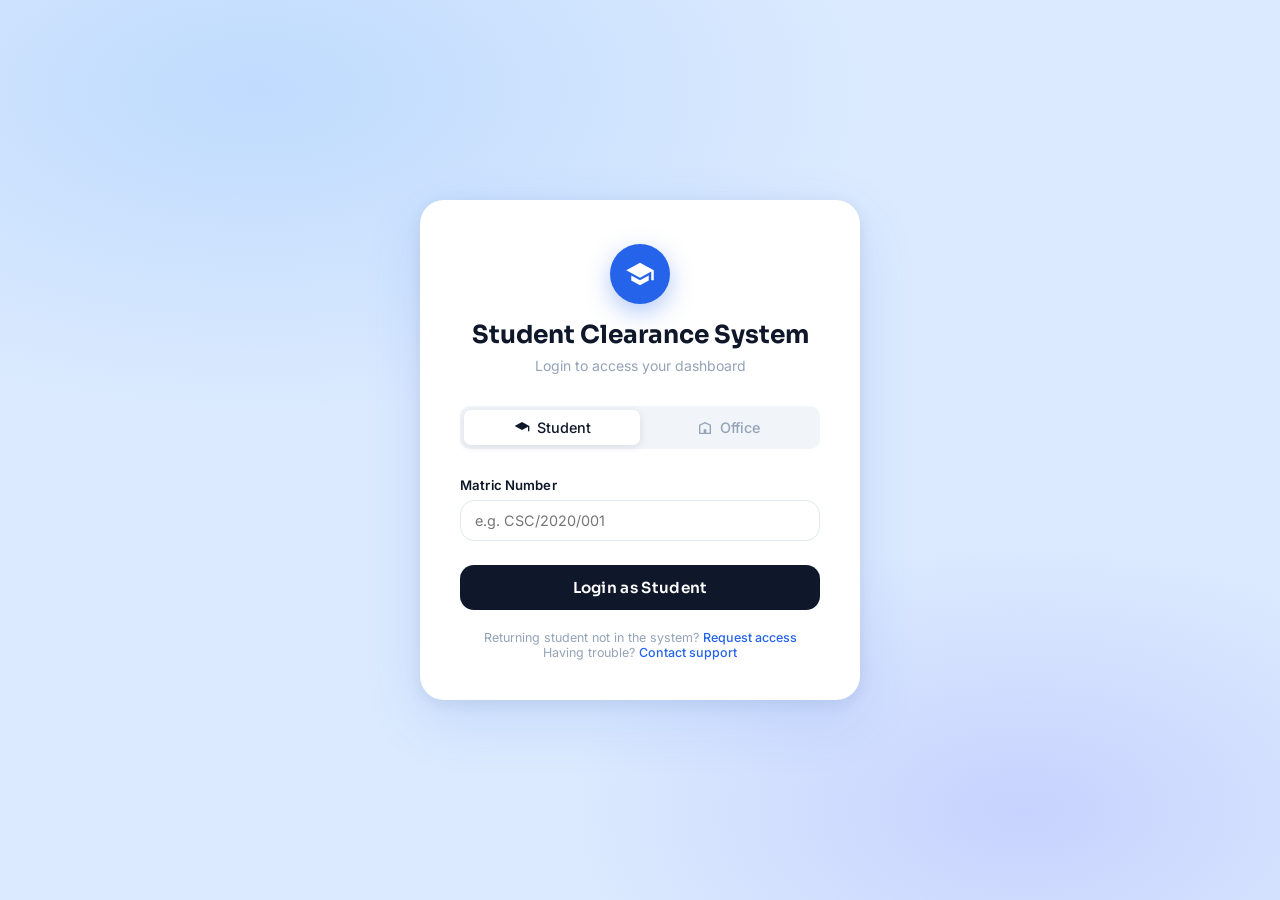
<file: index.html>
<!DOCTYPE html>
<html lang="en">
<head>
  <meta charset="UTF-8" />
  <meta name="viewport" content="width=device-width, initial-scale=1.0"/>
  <title>Student Clearance System – Login</title>
  <link href="https://fonts.googleapis.com/css2?family=Sora:wght@300;400;500;600;700&family=Inter:wght@300;400;500&display=swap" rel="stylesheet"/>
  <link rel="stylesheet" href="style.css"/>
</head>
<body>

<div class="card">

  <div class="logo-wrap">
    <div class="logo-icon">
      <svg viewBox="0 0 24 24" xmlns="http://www.w3.org/2000/svg">
        <path d="M12 3L1 9l11 6 9-4.91V17h2V9L12 3zM5 13.18v4L12 21l7-3.82v-4L12 17l-7-3.82z"/>
      </svg>
    </div>
    <h1>Student Clearance System</h1>
    <p>Login to access your dashboard</p>
  </div>

  <div class="tab-toggle" id="tabToggle">
    <div class="slider"></div>
    <button class="tab-btn active" id="tabStudent" onclick="switchTab('student')">
      <svg viewBox="0 0 24 24" fill="currentColor"><path d="M12 3L1 9l11 6 9-4.91V17h2V9L12 3z"/></svg>
      Student
    </button>
    <button class="tab-btn" id="tabOffice" onclick="switchTab('office')">
      <svg viewBox="0 0 24 24" fill="currentColor"><path d="M3 21V7l9-4 9 4v14H3zm2-2h5v-5h4v5h5V8.35L12 5.1 5 8.35V19z"/></svg>
      Office
    </button>
  </div>

  <div class="error-msg" id="errorMsg">Please fill in all required fields.</div>

  <!-- Student Form -->
  <form id="studentForm" onsubmit="handleLogin(event,'student')">
    <div class="field">
      <label for="matricInput">Matric Number</label>
      <input
        type="text"
        id="matricInput"
        name="matric_number"
        placeholder="e.g. CSC/2020/001"
        autocomplete="off"
        required
      />
    </div>
    <button type="submit" class="btn-submit" id="studentBtn">Login as Student</button>
  </form>

  <!-- Office Form -->
  <form id="officeForm" style="display:none" onsubmit="handleLogin(event,'office')">
    <div class="field">
      <label for="officeSelect">Office / Department</label>
      <select id="officeSelect" name="office" required>
        <option value="">Select your office</option>
        <option value="bursary">Bursary</option>
        <option value="head_of_department">Head of Department</option>
        <option value="dean_of_school">Dean of School</option>
        <option value="school_office">School Office</option>
        <option value="student_affairs">Student Affairs</option>
        <option value="center_of_enterprenur">Center of Entrepreneur</option>
        <option value="admission_office">Admission Office</option>
        <option value="library">Library</option>
        <option value="accademic_affairs">Academic Affairs</option>
      </select>
    </div>
    <div class="field">
      <label for="officePassword">Password</label>
      <div class="pass-wrap">
        <input type="password" id="officePassword" name="password" placeholder="Enter office password" required/>
        <button type="button" class="toggle-pass" onclick="togglePassword()">
          <svg id="eyeIcon" viewBox="0 0 24 24" fill="none" stroke="currentColor" stroke-width="2" width="18" height="18">
            <path d="M1 12s4-8 11-8 11 8 11 8-4 8-11 8-11-8-11-8z"/><circle cx="12" cy="12" r="3"/>
          </svg>
        </button>
      </div>
    </div>
    <button type="submit" class="btn-submit" id="officeBtn">Login as Office</button>
  </form>

  <div class="card-footer">
    Returning student not in the system? <a href="request_access.html">Request access</a><br>
    Having trouble? <a href="mailto:support@university.edu.ng">Contact support</a>
  </div>
</div>

<script src="script.js"></script>
</body>
</html>
</file>
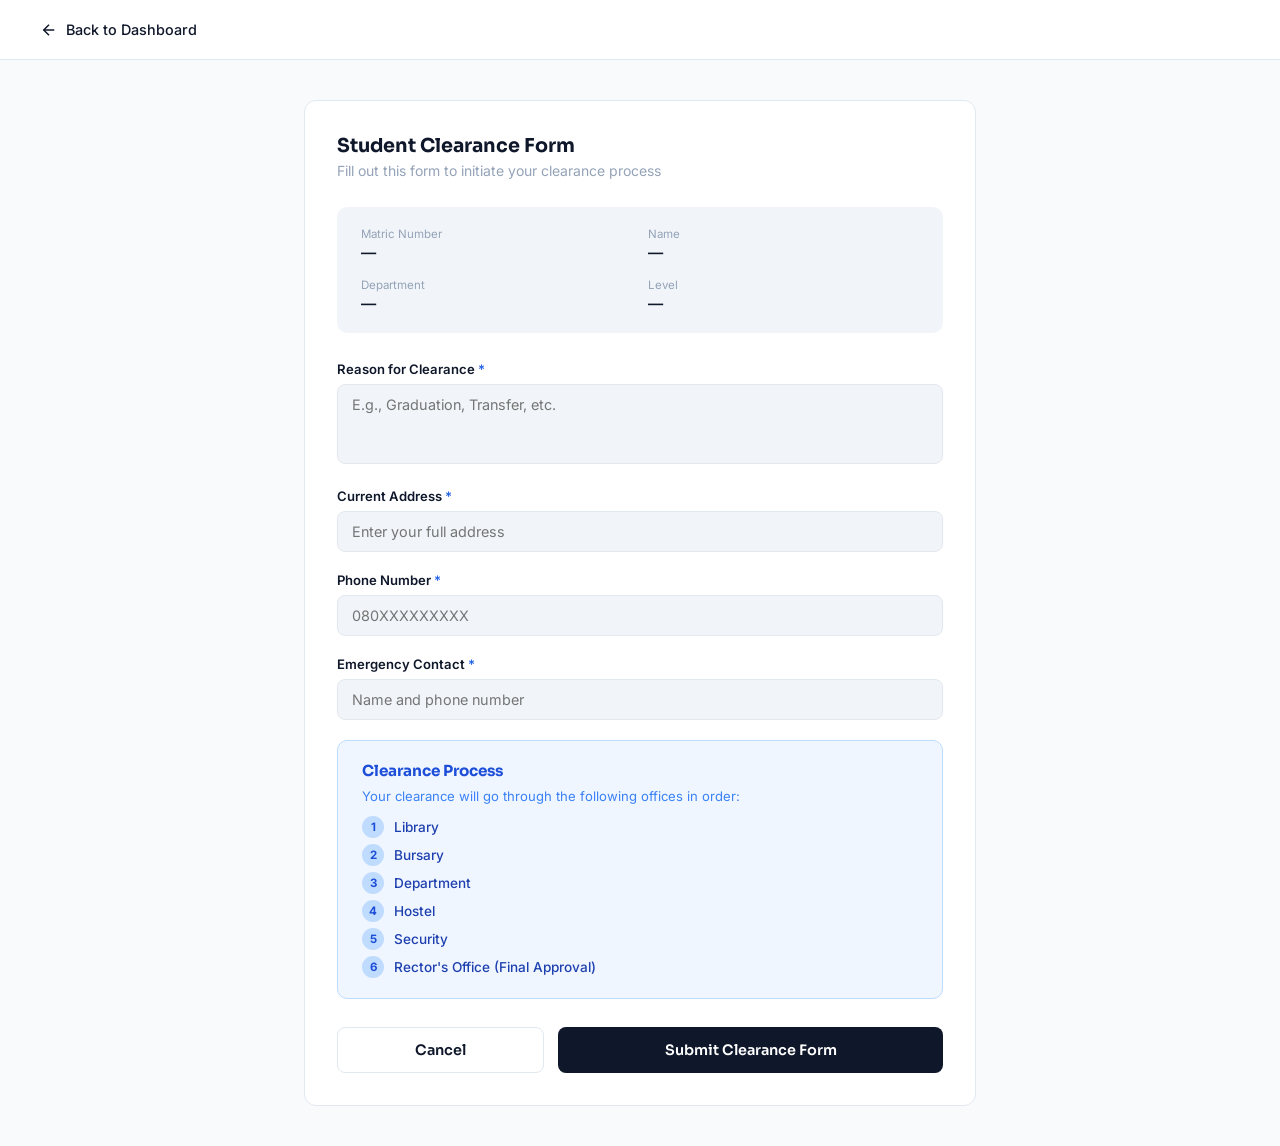
<file: clearance_form.html>
<!DOCTYPE html>
<html lang="en">
<head>
  <meta charset="UTF-8"/><meta name="viewport" content="width=device-width, initial-scale=1.0"/>
  <title>Clearance Form</title>
  <link href="https://fonts.googleapis.com/css2?family=Sora:wght@400;600;700&family=Inter:wght@300;400;500;600&display=swap" rel="stylesheet"/>
  <style>
    *,*::before,*::after{box-sizing:border-box;margin:0;padding:0}
    :root{--blue:#2563EB;--black:#0F172A;--gray-50:#F8FAFC;--gray-100:#F1F5F9;--gray-200:#E2E8F0;--gray-400:#94A3B8;--white:#FFFFFF;--green:#16A34A;--radius:12px}
    body{font-family:'Inter',sans-serif;background:var(--gray-50);min-height:100vh;color:var(--black)}
    .topbar{background:var(--white);border-bottom:1px solid var(--gray-200);padding:0 40px;height:60px;display:flex;align-items:center}
    .back-btn{display:flex;align-items:center;gap:8px;background:none;border:none;cursor:pointer;font-family:'Inter',sans-serif;font-size:.9rem;font-weight:500;color:var(--black)}
    .back-btn:hover{color:var(--blue)}.back-btn svg{width:18px;height:18px}
    .main{max-width:720px;margin:0 auto;padding:40px 24px}
    .card{background:var(--white);border:1px solid var(--gray-200);border-radius:var(--radius);padding:32px}
    .card h2{font-family:'Sora',sans-serif;font-size:1.2rem;font-weight:700;margin-bottom:4px}
    .card .subtitle{font-size:.875rem;color:var(--gray-400);margin-bottom:28px}
    .info-block{background:var(--gray-100);border-radius:10px;padding:20px 24px;display:grid;grid-template-columns:1fr 1fr;gap:16px;margin-bottom:28px}
    .info-block .item label{display:block;font-size:.72rem;color:var(--gray-400);margin-bottom:2px}
    .info-block .item .val{font-size:.95rem;font-weight:600}
    .field{margin-bottom:20px}
    .field label{display:block;font-size:.82rem;font-weight:600;margin-bottom:7px}
    .field label span{color:var(--blue)}
    .field input,.field textarea{width:100%;padding:11px 14px;border:1.5px solid var(--gray-200);border-radius:8px;font-family:'Inter',sans-serif;font-size:.9rem;color:var(--black);background:var(--gray-100);outline:none;resize:none;transition:border-color .2s,background .2s}
    .field input:focus,.field textarea:focus{border-color:var(--blue);background:var(--white);box-shadow:0 0 0 3px rgba(37,99,235,.1)}
    .field textarea{height:80px}
    .process-box{background:#EFF6FF;border:1px solid #BFDBFE;border-radius:10px;padding:20px 24px;margin-bottom:28px}
    .process-box h3{font-family:'Sora',sans-serif;font-size:.95rem;font-weight:700;color:#1D4ED8;margin-bottom:8px}
    .process-box p{font-size:.82rem;color:#3B82F6;margin-bottom:12px}
    .process-box ol{list-style:none;counter-reset:step;display:flex;flex-direction:column;gap:6px}
    .process-box ol li{counter-increment:step;display:flex;align-items:center;gap:10px;font-size:.85rem;color:#1E40AF;font-weight:500}
    .process-box ol li::before{content:counter(step);width:22px;height:22px;background:#BFDBFE;border-radius:50%;display:flex;align-items:center;justify-content:center;font-size:.72rem;font-weight:700;color:#1D4ED8;flex-shrink:0}
    .btn-row{display:flex;gap:14px}
    .btn-cancel{flex:1;padding:13px;background:var(--white);color:var(--black);border:1.5px solid var(--gray-200);border-radius:8px;font-family:'Sora',sans-serif;font-size:.9rem;font-weight:600;cursor:pointer;transition:background .15s}
    .btn-cancel:hover{background:var(--gray-100)}
    .btn-submit{flex:2;padding:13px;background:var(--black);color:var(--white);border:none;border-radius:8px;font-family:'Sora',sans-serif;font-size:.9rem;font-weight:600;cursor:pointer;transition:background .2s}
    .btn-submit:hover{background:#1e293b}.btn-submit.loading{opacity:.7;pointer-events:none}
    .err{color:#DC2626;font-size:.82rem;margin-bottom:12px;display:none}
    .overlay{display:none;position:fixed;inset:0;background:rgba(15,23,42,.5);z-index:100;align-items:center;justify-content:center}
    .overlay.show{display:flex}
    .success-box{background:var(--white);border-radius:20px;padding:44px 40px;text-align:center;max-width:380px;width:100%;animation:pop .4s cubic-bezier(.22,.68,0,1.3) both}
    @keyframes pop{from{opacity:0;transform:scale(.8)}to{opacity:1;transform:scale(1)}}
    .success-icon{width:64px;height:64px;border-radius:50%;background:#F0FDF4;margin:0 auto 16px;display:flex;align-items:center;justify-content:center}
    .success-icon svg{width:32px; height:32px}
    .success-box h3{font-family:'Sora',sans-serif; font-size:1.2rem; font-weight:700; margin-bottom:8px}
    .success-box p{font-size:.875rem;color:var(--gray-400);margin-bottom:24px}
    .btn-go{width:100%;padding:12px;background:var(--black);color:var(--white);border:none;border-radius:8px;font-family:'Sora',sans-serif;font-size:.9rem;font-weight:600;cursor:pointer}
    .btn-go:hover{background:#1e293b}
  </style>
</head>
<body>
<div class="topbar">
  <button class="back-btn" onclick="window.location.href='dashboard.html'">
    <svg viewBox="0 0 24 24" fill="none" stroke="currentColor" stroke-width="2"><line x1="19" y1="12" x2="5" y2="12"/><polyline points="12 19 5 12 12 5"/></svg>
    Back to Dashboard
  </button>
</div>
<div class="main">
  <div class="card">
    <h2>Student Clearance Form</h2>
    <p class="subtitle">Fill out this form to initiate your clearance process</p>
    <div class="info-block">
      <div class="item"><label>Matric Number</label><div class="val" id="infoMatric">—</div></div>
      <div class="item"><label>Name</label><div class="val" id="infoName">—</div></div>
      <div class="item"><label>Department</label><div class="val" id="infoDept">—</div></div>
      <div class="item"><label>Level</label><div class="val" id="infoLevel">—</div></div>
    </div>
    <div class="field"><label>Reason for Clearance <span>*</span></label><textarea id="reason" placeholder="E.g., Graduation, Transfer, etc."></textarea></div>
    <div class="field"><label>Current Address <span>*</span></label><input type="text" id="address" placeholder="Enter your full address"/></div>
    <div class="field"><label>Phone Number <span>*</span></label><input type="tel" id="phone" placeholder="080XXXXXXXXX" maxlength="11"/></div>
    <div class="field"><label>Emergency Contact <span>*</span></label><input type="text" id="emergency" placeholder="Name and phone number"/></div>
    <div class="process-box">
      <h3>Clearance Process</h3>
      <p>Your clearance will go through the following offices in order:</p>
      <ol><li>Library</li><li>Bursary</li><li>Department</li><li>Hostel</li><li>Security</li><li>Rector's Office (Final Approval)</li></ol>
    </div>
    <div class="err" id="errMsg"></div>
    <div class="btn-row">
      <button class="btn-cancel" onclick="window.location.href='dashboard.html'">Cancel</button>
      <button class="btn-submit" id="submitBtn" onclick="submitForm()">Submit Clearance Form</button>
    </div>
  </div>
</div>
<div class="overlay" id="overlay">
  <div class="success-box">
    <div class="success-icon"><svg viewBox="0 0 24 24" fill="none" stroke="#16A34A" stroke-width="2.5"><polyline points="20 6 9 17 4 12"/></svg></div>
    <h3>Form Submitted!</h3>
    <p>Your clearance request has been submitted. Track your progress from your dashboard.</p>
    <button class="btn-go" onclick="window.location.href='dashboard.html'">Back to Dashboard</button>
  </div>
</div>
<script>
  // Guard: check payment status from DB
  fetch('get_student_status.php').then(r=>r.json()).then(s=>{
    if(!s.success||s.payment_status!=='paid'){ window.location.href='dashboard.html'; }
  });

  // Load student info
  fetch('get_session_info.php').then(r=>r.json()).then(info=>{
    if(!info.success){window.location.href='index.html';return}
    document.getElementById('infoMatric').textContent = info.matric     || '—';
    document.getElementById('infoName').textContent   = info.full_name  || '—';
    document.getElementById('infoDept').textContent   = info.department || '—';
    document.getElementById('infoLevel').textContent  = info.level      || '—';
  });

  function submitForm() {
    const reason    = document.getElementById('reason').value.trim();
    const address   = document.getElementById('address').value.trim();
    const phone     = document.getElementById('phone').value.trim();
    const emergency = document.getElementById('emergency').value.trim();
    const err       = document.getElementById('errMsg');
    if(!reason||!address||!phone||!emergency){
      err.textContent='Please fill in all required fields.';err.style.display='block';return;
    }
    err.style.display='none';
    const btn=document.getElementById('submitBtn');
    btn.textContent='Submitting…';btn.classList.add('loading');

    // Send to PHP — saves to DB
    fetch('submit_form.php',{
      method:'POST',
      headers:{'Content-Type':'application/json'},
      body:JSON.stringify({reason,address,phone,emergency})
    })
    .then(r=>r.json())
    .then(data=>{
      if(data.success){
        document.getElementById('overlay').classList.add('show');
      } else {
        err.textContent=data.message;err.style.display='block';
      }
    })
    .catch(()=>{err.textContent='Server error. Try again.';err.style.display='block';})
    .finally(()=>{btn.textContent='Submit Clearance Form';btn.classList.remove('loading');});
  }
</script>
</body>
</html>
</file>
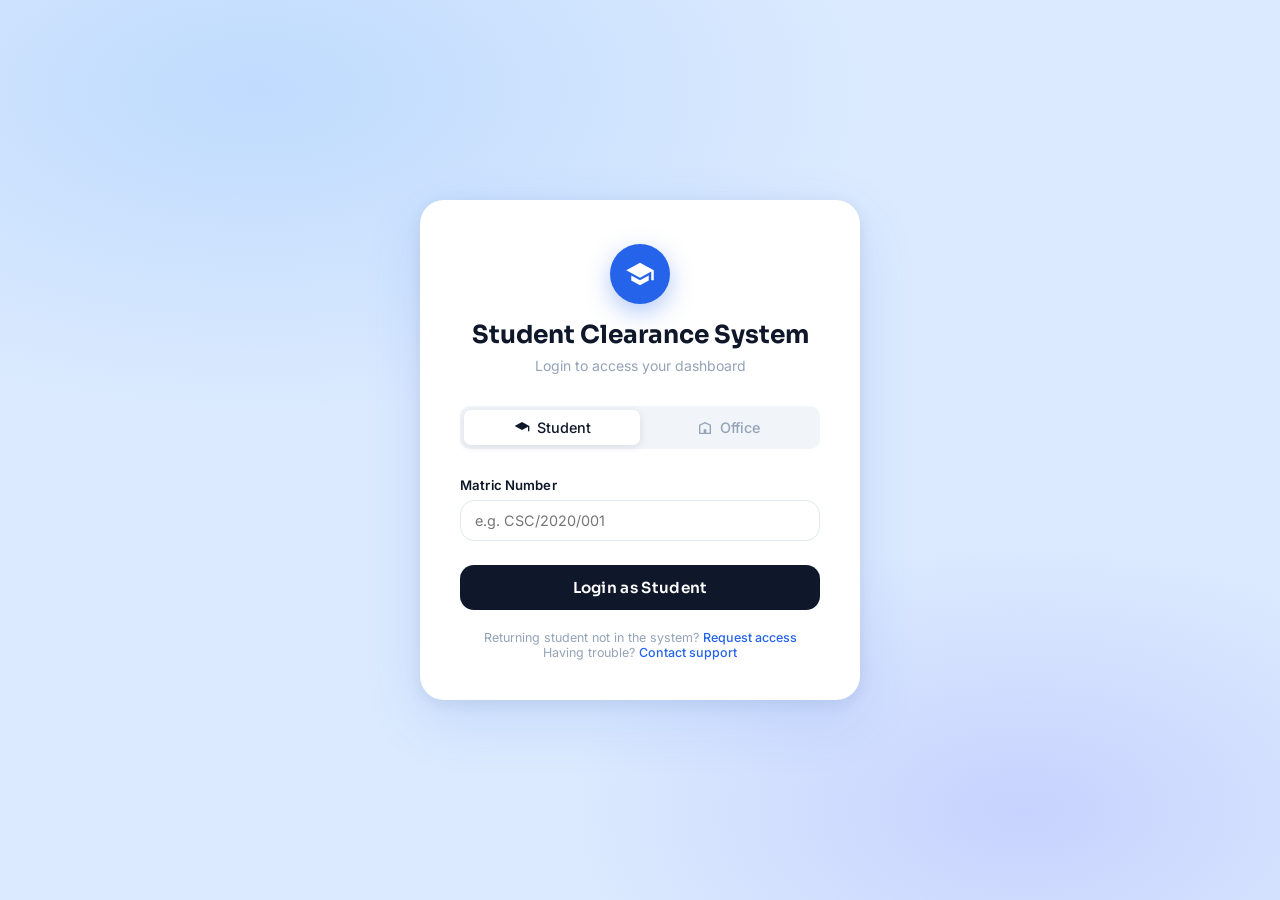
<file: dashboard.html>
<!DOCTYPE html>
<html lang="en">
<head>
  <meta charset="UTF-8"/>
  <meta name="viewport" content="width=device-width, initial-scale=1.0"/>
  <title>Student Dashboard</title>
  <link href="https://fonts.googleapis.com/css2?family=Sora:wght@400;600;700&family=Inter:wght@300;400;500;600&display=swap" rel="stylesheet"/>
  <style>
    *,*::before,*::after{box-sizing:border-box;margin:0;padding:0}
    :root{--blue:#2563EB;--black:#0F172A;--gray-50:#F8FAFC;--gray-100:#F1F5F9;--gray-200:#E2E8F0;--gray-400:#94A3B8;--gray-600:#475569;--white:#FFFFFF;--green:#16A34A;--red:#DC2626;--radius:12px}
    body{font-family:'Inter',sans-serif;background:var(--gray-50);min-height:100vh;color:var(--black)}
    .navbar{background:var(--white);border-bottom:1px solid var(--gray-200);padding:0 40px;height:64px;display:flex;align-items:center;justify-content:space-between}
    .navbar-left h1{font-family:'Sora',sans-serif;font-size:1.25rem;font-weight:700}
    .navbar-left p{font-size:.85rem;color:var(--gray-400);margin-top:1px}
    .btn-logout{display:flex;align-items:center;gap:7px;background:none;border:1px solid var(--gray-200);border-radius:8px;padding:8px 16px;font-family:'Inter',sans-serif;font-size:.875rem;font-weight:500;color:var(--gray-600);cursor:pointer;transition:background .15s}
    .btn-logout:hover{background:var(--gray-100)}
    .btn-logout svg{width:16px;height:16px}
    .main{max-width:1200px;margin:0 auto;padding:36px 40px}
    .info-card{background:var(--white);border:1px solid var(--gray-200);border-radius:var(--radius);padding:28px 32px;margin-bottom:28px}
    .info-card h2{font-family:'Sora',sans-serif;font-size:1rem;font-weight:600;margin-bottom:20px}
    .info-grid{display:grid;grid-template-columns:1fr 1fr;gap:20px 40px}
    .info-item label{display:block;font-size:.75rem;color:var(--gray-400);margin-bottom:4px;letter-spacing:.03em}
    .info-item .value{font-size:1rem;font-weight:600}
    .badge{display:inline-flex;align-items:center;gap:5px;padding:4px 12px;border-radius:20px;font-size:.78rem;font-weight:600}
    .badge.not-paid{background:var(--red);color:white}
    .badge.paid{background:var(--black);color:white}
    .badge-dot{width:6px;height:6px;border-radius:50%;background:currentColor}
    .cards-grid{display:grid;grid-template-columns:repeat(3,1fr);gap:20px}
    .action-card{background:var(--white);border:1px solid var(--gray-200);border-radius:var(--radius);padding:28px 24px;display:flex;flex-direction:column;gap:12px}
    .card-icon{width:44px;height:44px;border-radius:10px;display:flex;align-items:center;justify-content:center}
    .card-icon.blue{background:#EFF6FF}.card-icon.green{background:#F0FDF4}.card-icon.purple{background:#F5F3FF}
    .card-icon svg{width:22px;height:22px}
    .action-card h3{font-family:'Sora',sans-serif;font-size:1rem;font-weight:600}
    .action-card p{font-size:.85rem;color:var(--gray-400);flex:1}
    .btn-primary{width:100%;padding:11px;background:var(--black);color:var(--white);border:none;border-radius:8px;font-family:'Sora',sans-serif;font-size:.875rem;font-weight:600;cursor:pointer;transition:background .2s}
    .btn-primary:hover{background:#1e293b}
    .btn-disabled{width:100%;padding:11px;background:var(--gray-400);color:var(--white);border:none;border-radius:8px;font-family:'Sora',sans-serif;font-size:.875rem;font-weight:600;cursor:not-allowed}

    /* ── Clearance Status Card ── */
    .status-card{background:var(--white);border:1px solid var(--gray-200);border-radius:var(--radius);padding:28px 32px;margin-top:24px}
    .status-card h2{font-family:'Sora',sans-serif;font-size:1rem;font-weight:600;margin-bottom:4px}
    .status-sub{font-size:.82rem;color:var(--gray-400);margin-bottom:20px}
    .status-row{display:grid;grid-template-columns:repeat(3,1fr);gap:20px}
    .status-item label{display:block;font-size:.72rem;color:var(--gray-400);margin-bottom:6px;text-transform:uppercase;letter-spacing:.04em}
    .status-item .val{font-size:.95rem;font-weight:600}
    .clr-badge{display:inline-flex;align-items:center;gap:6px;padding:5px 14px;border-radius:20px;font-size:.8rem;font-weight:600}
    .clr-badge.in-progress{background:#EFF6FF;color:#2563EB;border:1px solid #BFDBFE}
    .clr-badge.completed{background:#F0FDF4;color:#16A34A;border:1px solid #BBF7D0}
    .clr-badge.rejected{background:#FEF2F2;color:#DC2626;border:1px solid #FECACA}
    .clr-dot{width:7px;height:7px;border-radius:50%;background:currentColor}
    .view-btn{display:inline-flex;align-items:center;gap:7px;padding:10px 20px;background:var(--black);color:var(--white);border:none;border-radius:8px;font-family:'Sora',sans-serif;font-size:.875rem;font-weight:600;cursor:pointer;margin-top:20px;text-decoration:none;transition:background .2s}
    .view-btn:hover{background:#1e293b}
  </style>
</head>
<body>
<nav class="navbar">
  <div class="navbar-left">
    <h1>Student Dashboard</h1>
    <p>Welcome, <span id="navName">—</span></p>
  </div>
  <button class="btn-logout" onclick="window.location.href='logout.php'">
    <svg viewBox="0 0 24 24" fill="none" stroke="currentColor" stroke-width="2"><path d="M9 21H5a2 2 0 01-2-2V5a2 2 0 012-2h4"/><polyline points="16 17 21 12 16 7"/><line x1="21" y1="12" x2="9" y2="12"/></svg>
    Logout
  </button>
</nav>

<main class="main">

  <!-- Student Info -->
  <div class="info-card">
    <h2>Student Information</h2>
    <div class="info-grid">
      <div class="info-item"><label>Matric Number</label><div class="value" id="infoMatric">—</div></div>
      <div class="info-item"><label>Department</label><div class="value" id="infoDept">—</div></div>
      <div class="info-item"><label>Level</label><div class="value" id="infoLevel">—</div></div>
      <div class="info-item">
        <label>Payment Status</label>
        <div id="paymentBadge"><span class="badge not-paid"><span class="badge-dot"></span>Not Paid</span></div>
      </div>
    </div>
  </div>

  <!-- Action Cards -->
  <div class="cards-grid">
    <div class="action-card">
      <div class="card-icon blue">
        <svg viewBox="0 0 24 24" fill="none" stroke="#2563EB" stroke-width="2"><rect x="2" y="5" width="20" height="14" rx="2"/><line x1="2" y1="10" x2="22" y2="10"/></svg>
      </div>
      <h3>Make Payment</h3>
      <p>Pay clearance fee before filling form</p>
      <button class="btn-primary" id="payBtn" onclick="window.location.href='payment.html'">Pay Now</button>
    </div>

    <div class="action-card">
      <div class="card-icon green">
        <svg viewBox="0 0 24 24" fill="none" stroke="#16A34A" stroke-width="2"><path d="M14 2H6a2 2 0 00-2 2v16a2 2 0 002 2h12a2 2 0 002-2V8z"/><polyline points="14 2 14 8 20 8"/><line x1="16" y1="13" x2="8" y2="13"/><line x1="16" y1="17" x2="8" y2="17"/></svg>
      </div>
      <h3>Fill Clearance Form</h3>
      <p>Submit your clearance application</p>
      <button class="btn-disabled" id="formBtn">Payment Required</button>
    </div>

    <div class="action-card">
      <div class="card-icon purple">
        <svg viewBox="0 0 24 24" fill="none" stroke="#7C3AED" stroke-width="2"><circle cx="11" cy="11" r="8"/><line x1="21" y1="21" x2="16.65" y2="16.65"/></svg>
      </div>
      <h3>Track Clearance</h3>
      <p>Monitor your clearance progress</p>
      <button class="btn-disabled" id="trackBtn">No Active Clearance</button>
    </div>
  </div>

  <!-- Current Clearance Status (hidden until form submitted) -->
  <div id="clearanceStatusSection" style="display:none">
    <div class="status-card">
      <h2>Current Clearance Status</h2>
      <p class="status-sub" id="clearanceIdText">Clearance ID: —</p>

      <div class="status-row">
        <div class="status-item">
          <label>Status</label>
          <span id="clearanceStatusBadge" class="clr-badge in-progress">
            <span class="clr-dot"></span>In Progress
          </span>
        </div>
        <div class="status-item">
          <label>Current Office</label>
          <div class="val" id="currentOfficeText">—</div>
        </div>
        <div class="status-item">
          <label>Progress</label>
          <div class="val" id="clearanceProgressText">0 of 9 offices</div>
        </div>
      </div>

      <div style="display:flex;gap:10px;flex-wrap:wrap;margin-top:20px" id="certBtnRow">
      <a class="view-btn" href="track_clearance.html" style="margin-top:0">
        <svg viewBox="0 0 24 24" fill="none" stroke="white" stroke-width="2" style="width:15px;height:15px">
          <circle cx="11" cy="11" r="8"/><line x1="21" y1="21" x2="16.65" y2="16.65"/>
        </svg>
        View Full Details
      </a>
      <a id="certBtn" href="clearance_certificate.php" style="display:none;margin-top:0;background:#16A34A" class="view-btn">
        <svg viewBox="0 0 24 24" fill="none" stroke="white" stroke-width="2" style="width:15px;height:15px">
          <path d="M21 15v4a2 2 0 01-2 2H5a2 2 0 01-2-2v-4"/>
          <polyline points="7 10 12 15 17 10"/>
          <line x1="12" y1="15" x2="12" y2="3"/>
        </svg>
        Download Certificate
      </a>
    </div>
    </div>
  </div>

</main>

<script>
  const OFFICES = [
    { key:'bursary',               name:'Bursary' },
    { key:'head_of_department',    name:'Head of Department' },
    { key:'dean_of_school',        name:'Dean of School' },
    { key:'school_office',         name:'School Office' },
    { key:'student_affairs',       name:'Student Affairs' },
    { key:'center_of_enterprenur', name:'Center of Entrepreneur' },
    { key:'admission_office',      name:'Admission Office' },
    { key:'library',               name:'Library' },
    { key:'accademic_affairs',     name:'Academic Affairs' },
  ];

  Promise.all([
    fetch('get_session_info.php').then(r => r.json()),
    fetch('get_student_status.php').then(r => r.json())
  ])
  .then(([info, status]) => {
    if (!info.success || !status.success) { window.location.href = 'index.html'; return; }

    // Populate info
    document.getElementById('navName').textContent    = info.full_name  || '—';
    document.getElementById('infoMatric').textContent = info.matric     || '—';
    document.getElementById('infoDept').textContent   = info.department || '—';
    document.getElementById('infoLevel').textContent  = info.level      || '—';

    const payStatus = status.payment_status;
    const hasForm   = status.form_submitted === 'true';
    const badge     = document.getElementById('paymentBadge');
    const payBtn    = document.getElementById('payBtn');
    const formBtn   = document.getElementById('formBtn');
    const trackBtn  = document.getElementById('trackBtn');

    // ── Payment state ─────────────────────────────────────────
    if (payStatus === 'paid') {
      badge.innerHTML         = '<span class="badge paid"><span class="badge-dot"></span>Paid</span>';
      payBtn.textContent      = 'Payment Done';
      payBtn.style.background = '#16A34A';
      payBtn.style.cursor     = 'default';
      payBtn.onclick          = null;
      formBtn.className       = 'btn-primary';
      formBtn.textContent     = 'Fill Form';
      formBtn.onclick         = () => window.location.href = 'clearance_form.html';

    } else if (payStatus === 'pending') {
      badge.innerHTML         = '<span class="badge" style="background:#D97706;color:white"><span class="badge-dot"></span>Awaiting Verification</span>';
      payBtn.textContent      = 'Receipt Submitted';
      payBtn.style.background = '#D97706';
      payBtn.style.cursor     = 'default';
      payBtn.onclick          = null;
      formBtn.className       = 'btn-disabled';
      formBtn.textContent     = 'Awaiting Payment Verification';

    } else {
      badge.innerHTML    = '<span class="badge not-paid"><span class="badge-dot"></span>Not Paid</span>';
      payBtn.className   = 'btn-primary';
      payBtn.textContent = 'Pay Now';
      payBtn.onclick     = () => window.location.href = 'payment.html';
    }

    // ── Form submitted state ──────────────────────────────────
    if (hasForm) {
      formBtn.textContent       = 'Form Submitted';
      formBtn.style.background  = '#16A34A';
      formBtn.style.cursor      = 'default';
      formBtn.onclick           = null;
      trackBtn.className        = 'btn-primary';
      trackBtn.style.background = '#7C3AED';
      trackBtn.textContent      = 'View Progress';
      trackBtn.onclick          = () => window.location.href = 'track_clearance.html';

      // Show and populate clearance status section
      renderClearanceStatus(status);
    }
  })
  .catch(() => window.location.href = 'index.html');

  function renderClearanceStatus(status) {
    const section = document.getElementById('clearanceStatusSection');
    section.style.display = 'block';

    const statuses    = status.statuses    || {};
    const clearanceId = status.clearance_id || '—';
    const approved    = Object.values(statuses).filter(s => s.status === 'approved').length;
    const total       = OFFICES.length;
    const allDone     = approved === total;
    const hasRejection= Object.values(statuses).some(s => s.status === 'rejected');

    // Clearance ID
    document.getElementById('clearanceIdText').textContent = 'Clearance ID: ' + clearanceId;

    // Progress
    document.getElementById('clearanceProgressText').textContent = approved + ' of ' + total + ' offices';

    // Current office
    let currentOffice = '—';
    if (allDone) {
      currentOffice = 'Fully Cleared ✅';
    } else if (hasRejection) {
      for (const o of OFFICES) {
        if ((statuses[o.key] || {}).status === 'rejected') {
          currentOffice = o.name + ' (Rejected)';
          break;
        }
      }
    } else {
      for (const o of OFFICES) {
        const s = (statuses[o.key] || {}).status;
        if (!s || s === 'pending') { currentOffice = o.name; break; }
      }
    }
    document.getElementById('currentOfficeText').textContent = currentOffice;

    // Status badge
    const badgeEl = document.getElementById('clearanceStatusBadge');
    if (allDone) {
      badgeEl.className   = 'clr-badge completed';
      badgeEl.innerHTML   = '<span class="clr-dot"></span>Completed';
      // Show Download Certificate button
      const certBtn = document.getElementById('certBtn');
      if (certBtn) certBtn.style.display = 'inline-flex';
    } else if (hasRejection) {
      badgeEl.className   = 'clr-badge rejected';
      badgeEl.innerHTML   = '<span class="clr-dot"></span>Action Required';
    } else {
      badgeEl.className   = 'clr-badge in-progress';
      badgeEl.innerHTML   = '<span class="clr-dot"></span>In Progress';
    }
  }

  function logout() { window.location.href = 'logout.php'; }
</script>
</body>
</html>
</file>
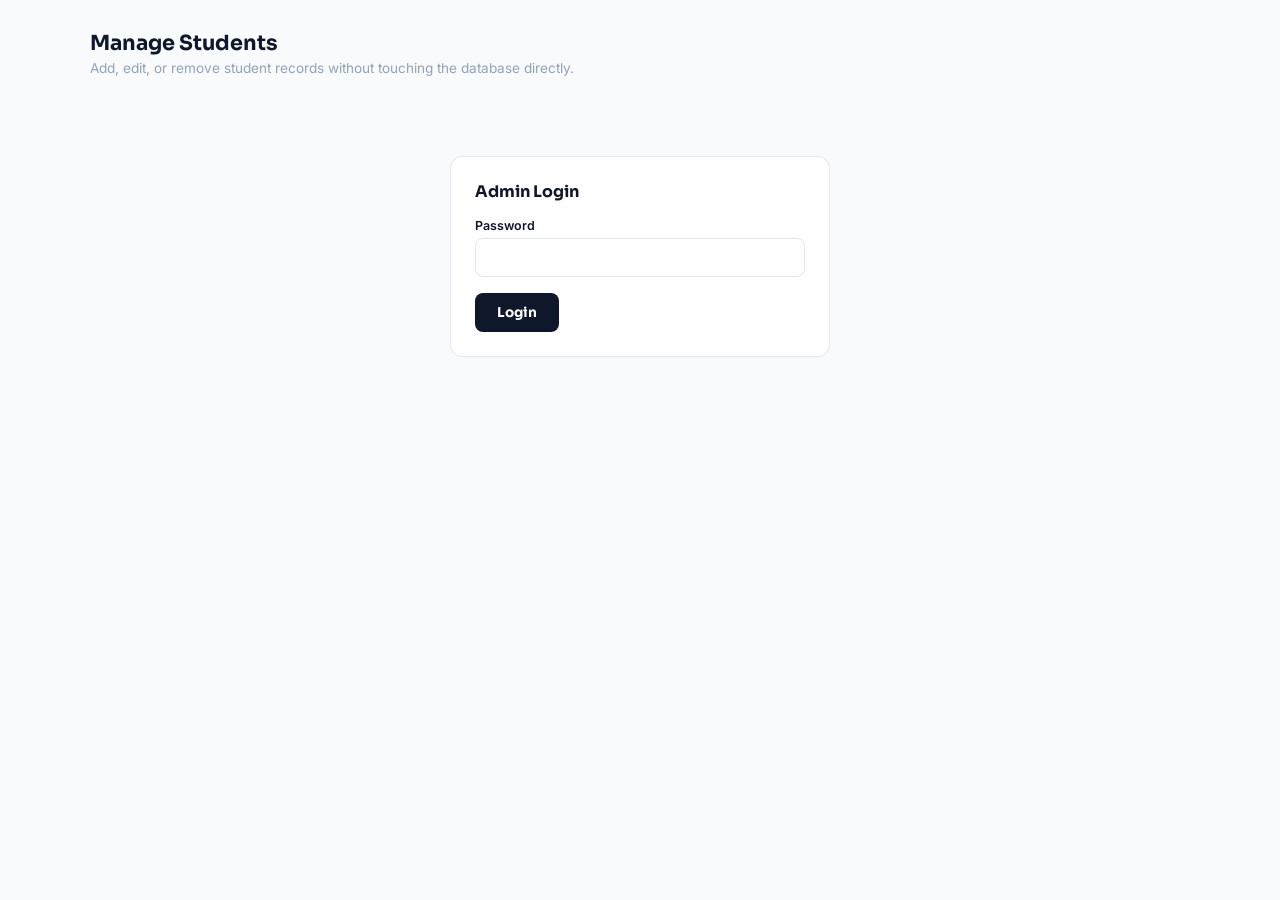
<file: manage_students.html>
<!DOCTYPE html>
<html lang="en">
<head>
<meta charset="UTF-8"/><meta name="viewport" content="width=device-width, initial-scale=1.0"/>
<title>Manage Students</title>
<link href="https://fonts.googleapis.com/css2?family=Sora:wght@400;600;700&family=Inter:wght@300;400;500;600&display=swap" rel="stylesheet"/>
<style>
*,*::before,*::after{box-sizing:border-box;margin:0;padding:0}
:root{--blue:#2563EB;--black:#0F172A;--gray-50:#F8FAFC;--gray-100:#F1F5F9;--gray-200:#E2E8F0;--gray-400:#94A3B8;--white:#FFFFFF;--green:#16A34A;--red:#DC2626;--radius:12px}
body{font-family:'Inter',sans-serif;background:var(--gray-50);min-height:100vh;color:var(--black);padding:30px 20px}
.wrap{max-width:1100px;margin:0 auto}
h1{font-family:'Sora',sans-serif;font-size:1.3rem;font-weight:700;margin-bottom:4px}
.sub{color:var(--gray-400);font-size:.85rem;margin-bottom:24px}
.card{background:var(--white);border:1px solid var(--gray-200);border-radius:var(--radius);padding:24px;margin-bottom:20px}
.card h2{font-family:'Sora',sans-serif;font-size:1rem;font-weight:700;margin-bottom:16px}
label{display:block;font-size:.78rem;font-weight:600;margin-bottom:5px;margin-top:10px}
input,select{width:100%;padding:10px 12px;border:1.5px solid var(--gray-200);border-radius:8px;font-size:.875rem;outline:none;font-family:'Inter',sans-serif}
input:focus,select:focus{border-color:var(--blue)}
.row{display:grid;grid-template-columns:1fr 1fr;gap:14px}
.row3{display:grid;grid-template-columns:1fr 1fr 1fr;gap:14px}
.btn{padding:11px 22px;background:var(--black);color:white;border:none;border-radius:8px;font-family:'Sora',sans-serif;font-size:.85rem;font-weight:700;cursor:pointer;margin-top:16px;transition:background .2s}
.btn:hover{background:#1e293b}
.msg{padding:11px 16px;border-radius:8px;margin-bottom:16px;font-size:.85rem}
.msg.ok{background:#f0fdf4;border:1px solid #bbf7d0;color:var(--green)}
.msg.err{background:#fef2f2;border:1px solid #fecaca;color:var(--red)}
table{width:100%;border-collapse:collapse;font-size:.82rem;margin-top:10px}
th{background:var(--gray-100);padding:9px 10px;text-align:left;font-size:.74rem;color:#475569}
td{padding:9px 10px;border-bottom:1px solid var(--gray-100)}
.link{color:var(--blue);text-decoration:none;font-size:.78rem;font-weight:600;margin-right:10px;cursor:pointer}
.link.danger{color:var(--red)}
.template-box{background:#EFF6FF;border:1px solid #BFDBFE;border-radius:8px;padding:14px 16px;margin-bottom:16px;font-size:.82rem}
.template-box strong{display:block;margin-bottom:6px;color:#1D4ED8}
code{background:var(--gray-200);padding:2px 6px;border-radius:4px;font-family:monospace;font-size:.78rem}
.search-box{margin-bottom:14px}
.tabs{display:flex;gap:8px;margin-bottom:20px;flex-wrap:wrap}
.tab-btn{padding:9px 18px;background:var(--white);border:1.5px solid var(--gray-200);border-radius:8px;font-family:'Inter',sans-serif;font-size:.85rem;font-weight:600;cursor:pointer;color:#64748b;transition:all .15s}
.tab-btn.active{background:var(--black);color:white;border-color:var(--black)}
.overlay{display:none;position:fixed;inset:0;background:rgba(15,23,42,.5);z-index:100;align-items:center;justify-content:center}
.overlay.show{display:flex}
.modal{background:var(--white);border-radius:14px;padding:28px;width:100%;max-width:480px}
.modal h3{font-family:'Sora',sans-serif;font-size:1rem;font-weight:700;margin-bottom:16px}
.modal-btns{display:flex;gap:10px;margin-top:16px}
.modal-cancel{flex:1;padding:10px;background:white;border:1.5px solid var(--gray-200);border-radius:8px;font-weight:600;cursor:pointer;font-family:'Sora',sans-serif}
.modal-confirm{flex:1;padding:10px;background:var(--black);color:white;border:none;border-radius:8px;font-weight:600;cursor:pointer;font-family:'Sora',sans-serif}
.login-card{max-width:380px;margin:80px auto}
.empty-note{font-size:.8rem;color:var(--gray-400);text-align:center;padding:20px}
</style>
</head>
<body><div class="wrap">

<h1>Manage Students</h1>
<p class="sub">Add, edit, or remove student records without touching the database directly.</p>

<div id="msgBox"></div>

<!-- Login gate -->
<div class="card login-card" id="loginCard">
  <h2>Admin Login</h2>
  <form id="loginForm">
    <label>Password</label>
    <input type="password" id="adminPassword" required/>
    <button class="btn" type="submit">Login</button>
  </form>
</div>

<!-- Main content (hidden until authed) -->
<div id="mainContent" style="display:none">

  <div class="tabs">
    <button class="tab-btn active" data-tab="single" onclick="showTab('single', this)">Add Single Student</button>
    <button class="tab-btn" data-tab="bulk" onclick="showTab('bulk', this)">Bulk CSV Import</button>
    <button class="tab-btn" data-tab="list" onclick="showTab('list', this)">All Students (<span id="studentCount">0</span>)</button>
    <button class="tab-btn" data-tab="requests" onclick="showTab('requests', this)">Pending Requests (<span id="requestCount">0</span>)</button>
  </div>

  <!-- Single add -->
  <div id="tab-single" class="card">
    <h2>Add New Student</h2>
    <form id="addForm">
      <div class="row">
        <div><label>Full Name</label><input type="text" name="full_name" placeholder="John Adebayo" required/></div>
        <div><label>Matric Number</label><input type="text" name="matric_number" placeholder="CSC/2024/050" required/></div>
      </div>
      <div class="row3">
        <div><label>Department</label><input type="text" name="department" placeholder="Computer Science"/></div>
        <div><label>Level</label><input type="text" name="level" placeholder="ND2"/></div>
        <div><label>Email</label><input type="email" name="email" placeholder="john@email.com"/></div>
      </div>
      <button class="btn" type="submit">Add Student</button>
    </form>
  </div>

  <!-- Bulk import -->
  <div id="tab-bulk" class="card" style="display:none">
    <h2>Bulk Import via CSV</h2>
    <div class="template-box">
      <strong>Required CSV column headers:</strong>
      <code>full_name, matric_number, department, level, email</code>
      <p style="margin-top:8px;color:#3B82F6">Useful for re-registering returning students after 2-3 years away — just prepare one CSV with all of them.</p>
    </div>
    <form id="csvForm" enctype="multipart/form-data">
      <label>Select CSV File</label>
      <input type="file" name="csv_file" id="csvFile" accept=".csv" required/>
      <button class="btn" type="submit">Import Students</button>
    </form>
  </div>

  <!-- All students list -->
  <div id="tab-list" class="card" style="display:none">
    <h2>All Registered Students</h2>
    <input class="search-box" type="text" id="searchBox" placeholder="Search by name or matric number..." oninput="filterTable()"/>
    <table id="studentsTable">
      <thead><tr><th>Name</th><th>Matric</th><th>Department</th><th>Level</th><th>Email</th><th>Action</th></tr></thead>
      <tbody id="studentsBody">
        <tr><td colspan="6" class="empty-note">Loading…</td></tr>
      </tbody>
    </table>
  </div>

  <!-- Registration requests -->
  <div id="tab-requests" class="card" style="display:none">
    <h2>Pending Registration Requests</h2>
    <p style="font-size:.82rem;color:var(--gray-400);margin-bottom:14px">
      Requests from returning students whose accounts are no longer in the system.
    </p>
    <table>
      <thead><tr><th>Name</th><th>Matric</th><th>Department</th><th>Level</th><th>Email</th><th>Reason</th><th>Action</th></tr></thead>
      <tbody id="requestsBody">
        <tr><td colspan="7" class="empty-note">Loading…</td></tr>
      </tbody>
    </table>
  </div>

</div><!-- end mainContent -->

<!-- Edit modal -->
<div class="overlay" id="editOverlay">
  <div class="modal">
    <h3>Edit Student</h3>
    <form id="editForm">
      <input type="hidden" id="editId"/>
      <label>Full Name</label><input type="text" id="editName" required/>
      <label>Matric Number</label><input type="text" id="editMatric" required/>
      <label>Department</label><input type="text" id="editDept"/>
      <label>Level</label><input type="text" id="editLevel"/>
      <label>Email</label><input type="email" id="editEmail"/>
      <div class="modal-btns">
        <button type="button" class="modal-cancel" onclick="closeEdit()">Cancel</button>
        <button type="submit" class="modal-confirm">Save Changes</button>
      </div>
    </form>
  </div>
</div>

<script src="manage_students.js"></script>
</div></body></html>
</file>
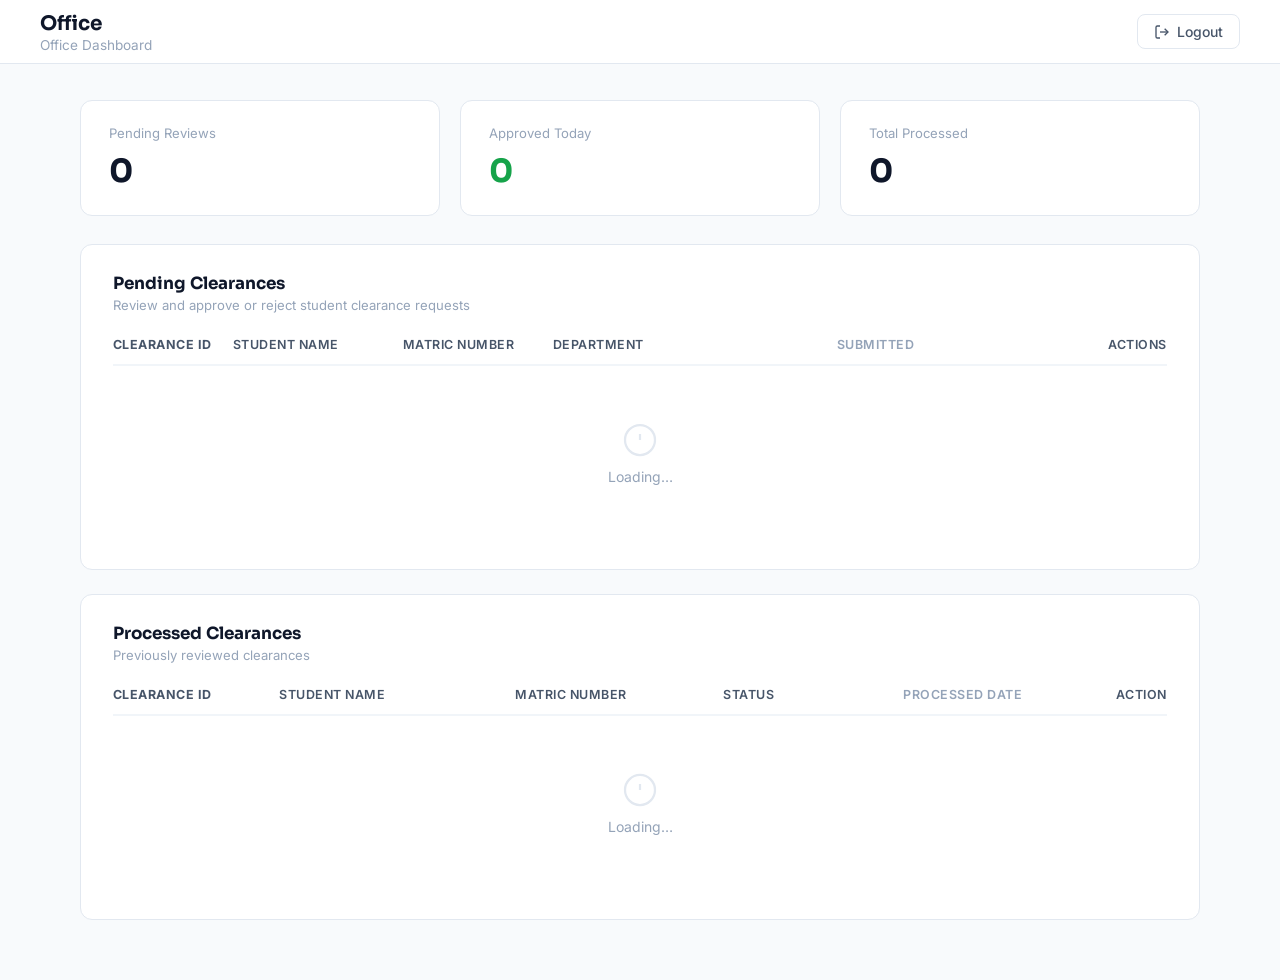
<file: office_dashboard.html>
<!DOCTYPE html>
<html lang="en">
<head>
  <meta charset="UTF-8"/><meta name="viewport" content="width=device-width, initial-scale=1.0"/>
  <title>Office Dashboard</title>
  <link href="https://fonts.googleapis.com/css2?family=Sora:wght@400;600;700&family=Inter:wght@300;400;500;600&display=swap" rel="stylesheet"/>
  <style>
    *,*::before,*::after{box-sizing:border-box;margin:0;padding:0}
    :root{--blue:#2563EB;--black:#0F172A;--gray-50:#F8FAFC;--gray-100:#F1F5F9;--gray-200:#E2E8F0;--gray-400:#94A3B8;--gray-600:#475569;--white:#FFFFFF;--green:#16A34A;--red:#DC2626;--amber:#D97706;--radius:12px}
    body{font-family:'Inter',sans-serif;background:var(--gray-50);min-height:100vh;color:var(--black)}
    .navbar{background:var(--white);border-bottom:1px solid var(--gray-200);padding:0 40px;height:64px;display:flex;align-items:center;justify-content:space-between}
    .navbar-left h1{font-family:'Sora',sans-serif;font-size:1.25rem;font-weight:700}
    .navbar-left p{font-size:.85rem;color:var(--gray-400);margin-top:1px}
    .btn-logout{display:flex;align-items:center;gap:7px;background:none;border:1px solid var(--gray-200);border-radius:8px;padding:8px 16px;font-family:'Inter',sans-serif;font-size:.875rem;font-weight:500;color:var(--gray-600);cursor:pointer;transition:background .15s}
    .btn-logout:hover{background:var(--gray-100)}.btn-logout svg{width:16px;height:16px}
    .main{max-width:1200px;margin:0 auto;padding:36px 40px}
    .stats-grid{display:grid;grid-template-columns:repeat(3,1fr);gap:20px;margin-bottom:28px}
    .stat-card{background:var(--white);border:1px solid var(--gray-200);border-radius:var(--radius);padding:24px 28px}
    .stat-card .stat-label{font-size:.82rem;color:var(--gray-400);margin-bottom:10px}
    .stat-card .stat-value{font-family:'Sora',sans-serif;font-size:2rem;font-weight:700}
    .stat-card .stat-value.green{color:var(--green)}
    .section-card{background:var(--white);border:1px solid var(--gray-200);border-radius:var(--radius);padding:28px 32px;margin-bottom:24px}
    .section-head{margin-bottom:24px}
    .section-head h2{font-family:'Sora',sans-serif;font-size:1.05rem;font-weight:700;margin-bottom:3px}
    .section-head p{font-size:.82rem;color:var(--gray-400)}
    table{width:100%;border-collapse:collapse}
    thead tr{border-bottom:2px solid var(--gray-100)}
    thead th{text-align:left;font-size:.78rem;font-weight:600;color:var(--gray-600);padding:0 0 12px;letter-spacing:.04em;text-transform:uppercase}
    tbody tr{border-bottom:1px solid var(--gray-100)}
    tbody tr:last-child{border-bottom:none}
    tbody td{padding:16px 0;font-size:.875rem;vertical-align:middle}
    .col-id{width:120px;font-weight:700}.col-name{width:170px}.col-matric{width:150px}.col-date{width:110px;color:var(--gray-400)}.col-status{width:130px}.col-actions{width:220px;text-align:right}.col-action{width:80px;text-align:right}
    .badge{display:inline-flex;align-items:center;gap:5px;padding:4px 12px;border-radius:6px;font-size:.75rem;font-weight:600}
    .badge.approved{background:var(--black);color:white}.badge.rejected{background:var(--red);color:white}.badge.pending{background:var(--gray-100);color:var(--gray-600)}
    .actions{display:flex;gap:8px;justify-content:flex-end}
    .btn-view{width:34px;height:34px;border-radius:8px;border:1px solid var(--gray-200);background:var(--white);display:flex;align-items:center;justify-content:center;cursor:pointer;transition:background .15s}
    .btn-view:hover{background:var(--gray-100)}.btn-view svg{width:15px;height:15px;stroke:var(--gray-600)}
    .btn-approve{display:flex;align-items:center;gap:6px;padding:8px 16px;background:var(--black);color:white;border:none;border-radius:8px;font-family:'Sora',sans-serif;font-size:.8rem;font-weight:600;cursor:pointer;transition:background .15s}
    .btn-approve:hover{background:#1e293b}.btn-approve svg{width:14px;height:14px}
    .btn-reject{display:flex;align-items:center;gap:6px;padding:8px 16px;background:var(--red);color:white;border:none;border-radius:8px;font-family:'Sora',sans-serif;font-size:.8rem;font-weight:600;cursor:pointer;transition:background .15s}
    .btn-reject:hover{background:#b91c1c}.btn-reject svg{width:14px;height:14px}
    .empty{text-align:center;padding:40px 0;color:var(--gray-400);font-size:.875rem}
    .empty svg{width:36px;height:36px;stroke:var(--gray-200);margin:0 auto 10px;display:block}
    .overlay{display:none;position:fixed;inset:0;background:rgba(15,23,42,.45);z-index:200;align-items:center;justify-content:center}
    .overlay.show{display:flex}
    .modal{background:var(--white);border-radius:16px;padding:32px;width:100%;max-width:520px;animation:pop .3s cubic-bezier(.22,.68,0,1.2) both;max-height:90vh;overflow-y:auto}
    @keyframes pop{from{opacity:0;transform:scale(.92)}to{opacity:1;transform:scale(1)}}
    .modal h3{font-family:'Sora',sans-serif;font-size:1.05rem;font-weight:700;margin-bottom:4px}
    .modal .modal-sub{font-size:.82rem;color:var(--gray-400);margin-bottom:20px}
    .modal-info{background:var(--gray-50);border-radius:10px;padding:16px 20px;margin-bottom:20px;display:grid;grid-template-columns:1fr 1fr;gap:12px}
    .modal-info .mi-item label{display:block;font-size:.7rem;color:var(--gray-400);margin-bottom:2px}
    .modal-info .mi-item .mi-val{font-size:.875rem;font-weight:600}
    .modal-field label{display:block;font-size:.8rem;font-weight:600;margin-bottom:6px}
    .modal-field textarea{width:100%;padding:10px 14px;border:1.5px solid var(--gray-200);border-radius:8px;font-family:'Inter',sans-serif;font-size:.875rem;resize:none;height:72px;outline:none;background:var(--gray-50)}
    .modal-field textarea:focus{border-color:var(--blue);background:var(--white)}
    .modal-btns{display:flex;gap:10px;margin-top:20px}
    .modal-cancel{flex:1;padding:11px;background:var(--white);border:1.5px solid var(--gray-200);border-radius:8px;font-family:'Sora',sans-serif;font-size:.875rem;font-weight:600;cursor:pointer}
    .modal-cancel:hover{background:var(--gray-100)}
    .modal-confirm{flex:2;padding:11px;color:white;border:none;border-radius:8px;font-family:'Sora',sans-serif;font-size:.875rem;font-weight:600;cursor:pointer}
    .modal-confirm.approve{background:var(--black)}.modal-confirm.approve:hover{background:#1e293b}
    .modal-confirm.reject{background:var(--red)}.modal-confirm.reject:hover{background:#b91c1c}
    .view-grid{display:grid;grid-template-columns:1fr 1fr;gap:14px;margin-bottom:16px}
    .view-grid .vi label{font-size:.72rem;color:var(--gray-400);display:block;margin-bottom:2px}
    .view-grid .vi .vv{font-size:.9rem;font-weight:600}
    .view-block{background:var(--gray-50);border-radius:8px;padding:12px 16px;font-size:.85rem;color:var(--gray-600);margin-bottom:8px}
    .view-block label{font-size:.72rem;color:var(--gray-400);display:block;margin-bottom:4px}
    .close-btn{width:100%;padding:11px;background:var(--black);color:white;border:none;border-radius:8px;font-family:'Sora',sans-serif;font-size:.875rem;font-weight:600;cursor:pointer;margin-top:16px}
    .close-btn:hover{background:#1e293b}
    .toast{position:fixed;bottom:28px;right:28px;background:var(--black);color:white;padding:12px 20px;border-radius:10px;font-size:.875rem;font-weight:500;opacity:0;transform:translateY(10px);transition:opacity .3s,transform .3s;z-index:999;pointer-events:none}
    .toast.show{opacity:1;transform:translateY(0)}.toast.green{background:var(--green)}.toast.red{background:var(--red)}

    /* ── Feature 2: Rejection suggestions ── */
    .reject-suggestions{margin-bottom:14px}
    .reject-suggestions label{display:block;font-size:.8rem;font-weight:600;margin-bottom:8px}
    .suggestions-grid{display:grid;grid-template-columns:1fr 1fr;gap:8px}
    .suggestion-chip{padding:8px 12px;border:1.5px solid var(--gray-200);border-radius:8px;font-size:.78rem;font-weight:500;color:var(--gray-600);cursor:pointer;background:var(--white);text-align:left;transition:all .15s;line-height:1.4}
    .suggestion-chip:hover{border-color:var(--red);color:var(--red);background:#FEF2F2}
    .suggestion-chip.selected{border-color:var(--red);color:var(--red);background:#FEF2F2;font-weight:600}
    .divider{display:flex;align-items:center;gap:10px;margin:12px 0;font-size:.75rem;color:var(--gray-400)}
    .divider::before,.divider::after{content:'';flex:1;height:1px;background:var(--gray-200)}

    /* ── Feature 1: External records check ── */
    .records-badge{display:inline-flex;align-items:center;gap:5px;padding:3px 10px;border-radius:6px;font-size:.72rem;font-weight:600;margin-left:8px;cursor:pointer;border:none}
    .records-badge.clear{background:#F0FDF4;color:var(--green)}
    .records-badge.warn{background:#FEF2F2;color:var(--red)}
    .records-badge.loading{background:var(--gray-100);color:var(--gray-400)}
    .records-badge svg{width:11px;height:11px}
    .records-panel{display:none;background:#FEF2F2;border:1.5px solid #FECACA;border-radius:8px;padding:12px 14px;margin-top:10px;font-size:.78rem}
    .records-panel.show{display:block}
    .records-panel-row{display:flex;justify-content:space-between;padding:5px 0;border-bottom:1px solid #FECACA}
    .records-panel-row:last-child{border-bottom:none}
    .records-panel-row .rp-label{color:#991B1B;font-weight:600}
    .records-panel-row .rp-val{color:#7F1D1D}
    .records-panel-title{font-weight:700;color:#991B1B;margin-bottom:6px;display:flex;align-items:center;gap:6px}
  </style>
</head>
<body>
<nav class="navbar">
  <div class="navbar-left">
    <h1 id="officeName">Office</h1>
    <p>Office Dashboard</p>
  </div>
  <button class="btn-logout" onclick="window.location.href='logout.php'">
    <svg viewBox="0 0 24 24" fill="none" stroke="currentColor" stroke-width="2"><path d="M9 21H5a2 2 0 01-2-2V5a2 2 0 012-2h4"/><polyline points="16 17 21 12 16 7"/><line x1="21" y1="12" x2="9" y2="12"/></svg>
    Logout
  </button>
</nav>
<main class="main">
  <div class="stats-grid">
    <div class="stat-card"><div class="stat-label">Pending Reviews</div><div class="stat-value" id="statPending">0</div></div>
    <div class="stat-card"><div class="stat-label">Approved Today</div><div class="stat-value green" id="statApproved">0</div></div>
    <div class="stat-card"><div class="stat-label">Total Processed</div><div class="stat-value" id="statProcessed">0</div></div>
  </div>
  <div class="section-card">
    <div class="section-head"><h2>Pending Clearances</h2><p>Review and approve or reject student clearance requests</p></div>
    <table><thead><tr><th class="col-id">Clearance ID</th><th class="col-name">Student Name</th><th class="col-matric">Matric Number</th><th class="col-dept">Department</th><th class="col-date">Submitted</th><th id="recordsColHeader" style="display:none;width:160px">Records Check</th><th class="col-actions">Actions</th></tr></thead>
    <tbody id="pendingBody"><tr><td colspan="7"><div class="empty"><svg viewBox="0 0 24 24" fill="none" stroke="currentColor" stroke-width="1.5"><circle cx="12" cy="12" r="10"/><line x1="12" y1="8" x2="12" y2="12"/><line x1="12" y1="16" x2="12.01" y2="16"/></svg>Loading…</div></td></tr></tbody></table>
  </div>
  <div class="section-card">
    <div class="section-head"><h2>Processed Clearances</h2><p>Previously reviewed clearances</p></div>
    <table><thead><tr><th class="col-id">Clearance ID</th><th class="col-name">Student Name</th><th class="col-matric">Matric Number</th><th class="col-status">Status</th><th class="col-date">Processed Date</th><th class="col-action">Action</th></tr></thead>
    <tbody id="processedBody"><tr><td colspan="6"><div class="empty"><svg viewBox="0 0 24 24" fill="none" stroke="currentColor" stroke-width="1.5"><circle cx="12" cy="12" r="10"/><line x1="12" y1="8" x2="12" y2="12"/><line x1="12" y1="16" x2="12.01" y2="16"/></svg>Loading…</div></td></tr></tbody></table>
  </div>
</main>

<!-- ── Action modal (Approve / Reject with suggestions) ── -->
<div class="overlay" id="actionOverlay">
  <div class="modal">
    <h3 id="modalTitle">Approve Clearance</h3>
    <p class="modal-sub" id="modalSub"></p>
    <div class="modal-info">
      <div class="mi-item"><label>Student Name</label><div class="mi-val" id="mName">—</div></div>
      <div class="mi-item"><label>Matric Number</label><div class="mi-val" id="mMatric">—</div></div>
      <div class="mi-item"><label>Department</label><div class="mi-val" id="mDept">—</div></div>
      <div class="mi-item"><label>Clearance ID</label><div class="mi-val" id="mClearId">—</div></div>
    </div>

    <!-- FEATURE 2: Rejection suggestions (only shown when rejecting) -->
    <div class="modal-field" id="commentField" style="display:none">
      <div class="reject-suggestions">
        <label>Select a reason <span style="color:#DC2626">*</span></label>
        <div class="suggestions-grid" id="suggestionsGrid">
          <!-- Populated dynamically based on office -->
        </div>
      </div>
      <div class="divider">or type a custom reason</div>
      <div class="modal-field" style="margin-bottom:0">
        <textarea id="rejectComment" placeholder="Type a custom reason here (optional if you selected above)…"></textarea>
      </div>
    </div>

    <div class="modal-btns">
      <button class="modal-cancel" onclick="closeModal()">Cancel</button>
      <button class="modal-confirm" id="modalConfirmBtn" onclick="confirmAction()">Confirm</button>
    </div>
  </div>
</div>

<!-- View modal -->
<div class="overlay" id="viewOverlay">
  <div class="modal">
    <h3>Student Details</h3><p class="modal-sub">Full clearance form information</p>
    <div class="view-grid">
      <div class="vi"><label>Full Name</label><div class="vv" id="vName">—</div></div>
      <div class="vi"><label>Matric Number</label><div class="vv" id="vMatric">—</div></div>
      <div class="vi"><label>Department</label><div class="vv" id="vDept">—</div></div>
      <div class="vi"><label>Level</label><div class="vv" id="vLevel">—</div></div>
      <div class="vi"><label>Phone</label><div class="vv" id="vPhone">—</div></div>
      <div class="vi"><label>Emergency Contact</label><div class="vv" id="vEmergency">—</div></div>
    </div>
    <div class="view-block"><label>Reason for Clearance</label><span id="vReason">—</span></div>
    <div class="view-block"><label>Address</label><span id="vAddress">—</span></div>
    <button class="close-btn" onclick="document.getElementById('viewOverlay').classList.remove('show')">Close</button>
  </div>
</div>

<div class="toast" id="toast"></div>

<script>
  let currentStudentId  = null;
  let currentAction     = '';
  let currentEntries    = {};
  let selectedSuggestion = '';
  let currentOffice     = '';

  // ── Rejection suggestions per office ─────────────────────────
  const REJECTION_REASONS = {
    bursary: [
      'Outstanding tuition fees',
      'Unpaid accommodation fees',
      'Unpaid library fine',
      'Incomplete payment records',
      'Missing payment receipt',
      'Other financial obligation',
    ],
    head_of_department: [
      'Incomplete coursework submission',
      'Failed a compulsory course',
      'Missing project/thesis submission',
      'Incomplete attendance records',
      'Pending carry-over courses',
      'Academic misconduct on record',
    ],
    dean_of_school: [
      'Pending disciplinary case',
      'Academic records incomplete',
      'Missing departmental approval',
      'Faculty requirement not met',
      'Examination malpractice record',
      'Pending appeal or review',
    ],
    school_office: [
      'Missing official documents',
      'Incorrect student records',
      'ID card not returned',
      'Student file incomplete',
      'Signature/stamp missing',
      'Records not properly filed',
    ],
    student_affairs: [
      'Outstanding fine or penalty',
      'Student conduct violation',
      'Club/society obligation pending',
      'Hostel property not returned',
      'Disciplinary record unresolved',
      'Community service incomplete',
    ],
    center_of_enterprenur: [
      'Entrepreneurship project incomplete',
      'Required training not completed',
      'Certificate not collected',
      'Assessment not completed',
      'Missing entrepreneurship report',
      'Other requirement pending',
    ],
    admission_office: [
      'Admission documents incomplete',
      'Original certificates not submitted',
      'Missing O-Level results',
      'JAMB/UTME records missing',
      'Biodata form incomplete',
      'Admission letter not on file',
    ],
    accademic_affairs: [
      'Transcript request pending',
      'Results not fully uploaded',
      'Missing semester results',
      'Course registration incomplete',
      'Academic record discrepancy',
      'Graduation requirements not met',
    ],
    library: [
      'Unreturned library book(s)',
      'Outstanding library fine',
      'Damaged book not replaced',
      'Library card not returned',
      'Overdue resource not returned',
      'Other library obligation pending',
    ],
  };

  // Default reasons if office not in list
  const DEFAULT_REASONS = [
    'Required documents missing',
    'Incomplete information provided',
    'Outstanding obligation pending',
    'Records not up to date',
    'Verification required',
    'Other reason (specify below)',
  ];

  // FEATURE 1: Offices that need external records check (fees/library)
  const RECORDS_CHECK_OFFICES = ['bursary', 'library'];

  // Load office info
  fetch('get_session_info.php').then(r=>r.json()).then(info=>{
    if(!info.success||info.role!=='office'){window.location.href='login.html';return}
    currentOffice = info.office || '';
    document.getElementById('officeName').textContent = info.office_name || info.office;

    // FEATURE 1: Show records check column only for offices that need it
    if (RECORDS_CHECK_OFFICES.includes(currentOffice)) {
      document.getElementById('recordsColHeader').style.display = '';
    }

    loadClearances();
  });

  function loadClearances() {
    fetch('get_office_clearances.php').then(r=>r.json()).then(data=>{
      if(!data.success){window.location.href='login.html';return}
      document.getElementById('statPending').textContent   = data.stats.pending_count;
      document.getElementById('statApproved').textContent  = data.stats.approved_today;
      document.getElementById('statProcessed').textContent = data.stats.processed_count;
      currentEntries = {};
      [...data.pending,...data.processed].forEach(e=>{ currentEntries[e.id]=e; });
      renderPending(data.pending);
      renderProcessed(data.processed);
    }).catch(()=>showToast('Failed to load clearances','red'));
  }

  function renderPending(rows) {
    const tb = document.getElementById('pendingBody');
    const showRecords = RECORDS_CHECK_OFFICES.includes(currentOffice);

    if(!rows.length){
      tb.innerHTML=`<tr><td colspan="${showRecords?7:6}"><div class="empty"><svg viewBox="0 0 24 24" fill="none" stroke="currentColor" stroke-width="1.5"><path d="M9 12l2 2 4-4m6 2a9 9 0 11-18 0 9 9 0 0118 0z"/></svg>No pending clearances</div></td></tr>`;
      return;
    }

    const recordsCell = (sid) => showRecords
      ? `<td>
           <span class="records-badge loading" id="recBadge_${sid}">
             <svg viewBox="0 0 24 24" fill="none" stroke="currentColor" stroke-width="2"><circle cx="12" cy="12" r="10"/></svg>
             Checking…
           </span>
         </td>`
      : '';

    tb.innerHTML = rows.map(r=>`
      <tr>
        <td class="col-id">${r.clearance_id}</td>
        <td class="col-name">${r.full_name}</td>
        <td class="col-matric">${r.matric_number}</td>
        <td>${r.department}</td>
        <td class="col-date">${r.submitted_fmt}</td>
        ${recordsCell(r.id)}
        <td class="col-actions"><div class="actions">
          <button class="btn-view" onclick="viewStudent(${r.id})" title="View details">
            <svg viewBox="0 0 24 24" fill="none" stroke="currentColor" stroke-width="2"><path d="M1 12s4-8 11-8 11 8 11 8-4 8-11 8-11-8-11-8z"/><circle cx="12" cy="12" r="3"/></svg>
          </button>
          <button class="btn-approve" onclick="openAction('approve',${r.id},'${r.full_name}','${r.matric_number}','${r.department}','${r.clearance_id}')">
            <svg viewBox="0 0 24 24" fill="none" stroke="currentColor" stroke-width="2.5"><polyline points="20 6 9 17 4 12"/></svg>Approve
          </button>
          <button class="btn-reject" onclick="openAction('reject',${r.id},'${r.full_name}','${r.matric_number}','${r.department}','${r.clearance_id}')">
            <svg viewBox="0 0 24 24" fill="none" stroke="currentColor" stroke-width="2.5"><line x1="18" y1="6" x2="6" y2="18"/><line x1="6" y1="6" x2="18" y2="18"/></svg>Reject
          </button>
        </div></td>
      </tr>`).join('');

    // FEATURE 1: After rendering, check records for each student
    if (showRecords) {
      rows.forEach(r => checkStudentRecords(r.id));
    }
  }

  // FEATURE 1: Fetch fee/library records for a student from external DB
  function checkStudentRecords(studentId) {
    fetch('check_student_records.php?student_id=' + studentId)
      .then(r => r.json())
      .then(data => {
        const badge = document.getElementById('recBadge_' + studentId);
        if (!badge || !data.success) return;

        const hasIssue = data.has_outstanding || data.has_unreturned;

        if (hasIssue) {
          badge.className = 'records-badge warn';
          badge.innerHTML = `
            <svg viewBox="0 0 24 24" fill="none" stroke="currentColor" stroke-width="2">
              <path d="M10.29 3.86L1.82 18a2 2 0 001.71 3h16.94a2 2 0 001.71-3L13.71 3.86a2 2 0 00-3.42 0z"/>
              <line x1="12" y1="9" x2="12" y2="13"/><line x1="12" y1="17" x2="12.01" y2="17"/>
            </svg>
            Issue Found`;
          badge.onclick = () => showRecordsDetail(studentId, data);
        } else {
          badge.className = 'records-badge clear';
          badge.innerHTML = `
            <svg viewBox="0 0 24 24" fill="none" stroke="currentColor" stroke-width="2.5">
              <polyline points="20 6 9 17 4 12"/>
            </svg>
            Clear`;
        }
      })
      .catch(() => {
        const badge = document.getElementById('recBadge_' + studentId);
        if (badge) { badge.className = 'records-badge'; badge.textContent = 'Check failed'; }
      });
  }

  // FEATURE 1: Show detailed fee/library records in the action modal area
  function showRecordsDetail(studentId, data) {
    let html = '';

    if (data.has_outstanding) {
      html += `<div class="records-panel show">
        <div class="records-panel-title">
          <svg viewBox="0 0 24 24" fill="none" stroke="currentColor" stroke-width="2" style="width:14px;height:14px">
            <path d="M10.29 3.86L1.82 18a2 2 0 001.71 3h16.94a2 2 0 001.71-3L13.71 3.86a2 2 0 00-3.42 0z"/>
          </svg>
          Outstanding Fees (₦${Number(data.total_owed).toLocaleString()} total)
        </div>`;
      data.outstanding_fees.forEach(f => {
        html += `<div class="records-panel-row">
          <span class="rp-label">${f.fee_type}</span>
          <span class="rp-val">₦${Number(f.amount).toLocaleString()}</span>
        </div>`;
      });
      html += `</div>`;
    }

    if (data.has_unreturned) {
      html += `<div class="records-panel show" style="margin-top:8px">
        <div class="records-panel-title">
          <svg viewBox="0 0 24 24" fill="none" stroke="currentColor" stroke-width="2" style="width:14px;height:14px">
            <path d="M4 19.5A2.5 2.5 0 016.5 17H20"/><path d="M6.5 2H20v20H6.5A2.5 2.5 0 014 19.5v-15A2.5 2.5 0 016.5 2z"/>
          </svg>
          Unreturned Library Books
        </div>`;
      data.library_records.forEach(b => {
        html += `<div class="records-panel-row">
          <span class="rp-label">${b.book_title}</span>
          <span class="rp-val">Due: ${b.due_date}</span>
        </div>`;
      });
      html += `</div>`;
    }

    alert('⚠️ This student has outstanding issues:\n\n' +
      (data.has_outstanding ? data.outstanding_fees.map(f=>`• ${f.fee_type}: ₦${Number(f.amount).toLocaleString()}`).join('\n') + '\n' : '') +
      (data.has_unreturned ? data.library_records.map(b=>`• Unreturned: ${b.book_title}`).join('\n') : '')
    );
  }

  function renderProcessed(rows) {
    const tb = document.getElementById('processedBody');
    if(!rows.length){
      tb.innerHTML='<tr><td colspan="6"><div class="empty"><svg viewBox="0 0 24 24" fill="none" stroke="currentColor" stroke-width="1.5"><circle cx="12" cy="12" r="10"/><line x1="12" y1="8" x2="12" y2="12"/><line x1="12" y1="16" x2="12.01" y2="16"/></svg>No processed clearances yet</div></td></tr>';
      return;
    }
    tb.innerHTML = rows.map(r=>`
      <tr>
        <td class="col-id">${r.clearance_id}</td>
        <td class="col-name">${r.full_name}</td>
        <td class="col-matric">${r.matric_number}</td>
        <td class="col-status"><span class="badge ${r.status}">${r.status}</span></td>
        <td class="col-date">${r.processed_date}</td>
        <td class="col-action"><div class="actions">
          <button class="btn-view" onclick="viewStudent(${r.id})" title="View details">
            <svg viewBox="0 0 24 24" fill="none" stroke="currentColor" stroke-width="2"><path d="M1 12s4-8 11-8 11 8 11 8-4 8-11 8-11-8-11-8z"/><circle cx="12" cy="12" r="3"/></svg>
          </button>
        </div></td>
      </tr>`).join('');
  }

  function openAction(action, sid, name, matric, dept, clearId) {
    currentStudentId   = sid;
    currentAction      = action;
    selectedSuggestion = '';
    document.getElementById('mName').textContent    = name;
    document.getElementById('mMatric').textContent  = matric;
    document.getElementById('mDept').textContent    = dept;
    document.getElementById('mClearId').textContent = clearId;
    const isApprove = action === 'approve';
    document.getElementById('modalTitle').textContent = isApprove ? 'Approve Clearance' : 'Reject Clearance';
    document.getElementById('modalSub').textContent   = isApprove
      ? "You are about to approve this student's clearance request."
      : "Select a reason for rejection or type a custom one.";
    document.getElementById('rejectComment').value   = '';

    if (!isApprove) {
      // Populate suggestion chips for this office
      const reasons = REJECTION_REASONS[currentOffice] || DEFAULT_REASONS;
      const grid    = document.getElementById('suggestionsGrid');
      grid.innerHTML = reasons.map(r =>
        `<button class="suggestion-chip" onclick="selectSuggestion(this, '${r.replace(/'/g,"\\'")}')">
          ${r}
        </button>`
      ).join('');
    }

    document.getElementById('commentField').style.display = isApprove ? 'none' : 'block';
    const cb = document.getElementById('modalConfirmBtn');
    cb.textContent = isApprove ? 'Approve' : 'Reject';
    cb.className   = 'modal-confirm ' + action;
    document.getElementById('actionOverlay').classList.add('show');
  }

  // FEATURE 2: Select a suggestion chip
  function selectSuggestion(chip, reason) {
    // Deselect all chips
    document.querySelectorAll('.suggestion-chip').forEach(c => c.classList.remove('selected'));
    // Select this one
    chip.classList.add('selected');
    selectedSuggestion = reason;
    // Put it in the textarea too so staff can see/edit it
    document.getElementById('rejectComment').value = reason;
  }

  function closeModal() {
    document.getElementById('actionOverlay').classList.remove('show');
    currentStudentId = null; currentAction = ''; selectedSuggestion = '';
  }

  function confirmAction() {
    // Use selected suggestion or typed comment
    const typedComment = document.getElementById('rejectComment').value.trim();
    const comment = typedComment || selectedSuggestion;

    if (currentAction === 'reject' && !comment) {
      showToast('Please select or type a reason for rejection.', 'red'); return;
    }

    const btn = document.getElementById('modalConfirmBtn');
    const orig = btn.textContent;
    btn.textContent = 'Processing…'; btn.style.opacity = '0.7'; btn.style.pointerEvents = 'none';

    fetch('update_clearance.php', {
      method:  'POST',
      headers: { 'Content-Type': 'application/json' },
      body:    JSON.stringify({
        student_id: currentStudentId,
        status:     currentAction === 'approve' ? 'approved' : 'rejected',
        comment:    comment
      })
    })
    .then(r => r.json())
    .then(data => {
      if (data.success) {
        showToast(data.message, currentAction === 'approve' ? 'green' : 'red');
        closeModal();
        loadClearances();
      } else {
        showToast(data.message, 'red');
      }
    })
    .catch(() => showToast('Server error. Try again.', 'red'))
    .finally(() => {
      btn.textContent       = orig;
      btn.style.opacity     = '1';
      btn.style.pointerEvents = 'auto';
    });
  }

  function viewStudent(sid) {
    const e = currentEntries[sid];
    if(!e) return;
    document.getElementById('vName').textContent      = e.full_name         || '—';
    document.getElementById('vMatric').textContent    = e.matric_number     || '—';
    document.getElementById('vDept').textContent      = e.department        || '—';
    document.getElementById('vLevel').textContent     = e.level             || '—';
    document.getElementById('vPhone').textContent     = e.phone             || '—';
    document.getElementById('vEmergency').textContent = e.emergency_contact || '—';
    document.getElementById('vReason').textContent    = e.reason            || '—';
    document.getElementById('vAddress').textContent   = e.address           || '—';
    document.getElementById('viewOverlay').classList.add('show');
  }

  function showToast(msg, type='') {
    const t = document.getElementById('toast');
    t.textContent = msg; t.className = 'toast show' + (type?' '+type:'');
    setTimeout(()=>{ t.className='toast'; }, 3500);
  }

  document.getElementById('actionOverlay').addEventListener('click', e => { if(e.target===e.currentTarget) closeModal(); });
  document.getElementById('viewOverlay').addEventListener('click',   e => { if(e.target===e.currentTarget) document.getElementById('viewOverlay').classList.remove('show'); });
</script>
</body>
</html>
</file>
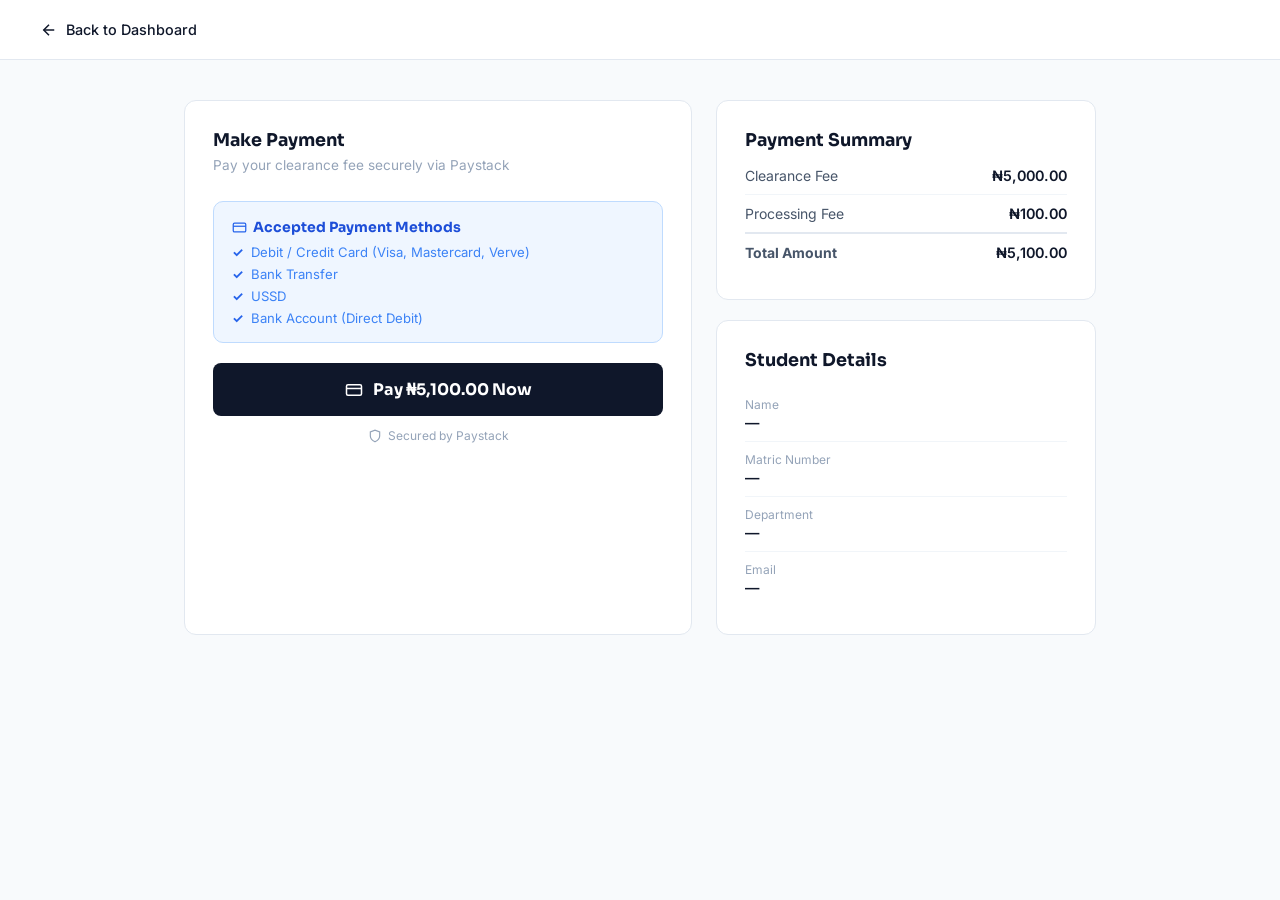
<file: payment.html>
<!DOCTYPE html>
<html lang="en">
<head>
  <meta charset="UTF-8"/>
  <meta name="viewport" content="width=device-width, initial-scale=1.0"/>
  <title>Make Payment</title>
  <link href="https://fonts.googleapis.com/css2?family=Sora:wght@400;600;700&family=Inter:wght@300;400;500;600&display=swap" rel="stylesheet"/>
  <!-- Paystack inline JS -->
  <script src="https://js.paystack.co/v1/inline.js"></script>
  <style>
    *,*::before,*::after{box-sizing:border-box;margin:0;padding:0}
    :root{--blue:#2563EB;--black:#0F172A;--gray-50:#F8FAFC;--gray-100:#F1F5F9;--gray-200:#E2E8F0;--gray-400:#94A3B8;--gray-600:#475569;--white:#FFFFFF;--green:#16A34A;--red:#DC2626;--radius:12px}
    body{font-family:'Inter',sans-serif;background:var(--gray-50);min-height:100vh;color:var(--black)}
    .topbar{background:var(--white);border-bottom:1px solid var(--gray-200);padding:0 40px;height:60px;display:flex;align-items:center}
    .back-btn{display:flex;align-items:center;gap:8px;background:none;border:none;cursor:pointer;font-family:'Inter',sans-serif;font-size:.9rem;font-weight:500;color:var(--black)}
    .back-btn:hover{color:var(--blue)}.back-btn svg{width:18px;height:18px}
    .main{max-width:960px;margin:0 auto;padding:40px 24px;display:grid;grid-template-columns:1fr 380px;gap:24px}
    .card{background:var(--white);border:1px solid var(--gray-200);border-radius:var(--radius);padding:28px}
    .card h2{font-family:'Sora',sans-serif;font-size:1.1rem;font-weight:700;margin-bottom:6px}
    .card .subtitle{font-size:.85rem;color:var(--gray-400);margin-bottom:28px}
    .right-col{display:flex;flex-direction:column;gap:20px}
    .summary-row{display:flex;justify-content:space-between;align-items:center;padding:10px 0}
    .summary-row+.summary-row{border-top:1px solid var(--gray-100)}
    .summary-row.total{border-top:2px solid var(--gray-200);font-weight:700;font-size:1rem}
    .summary-row label{font-size:.875rem;color:var(--gray-600)}
    .summary-row .amount{font-size:.9rem;font-weight:600}
    .detail-row{display:flex;flex-direction:column;padding:10px 0;border-bottom:1px solid var(--gray-100)}
    .detail-row:last-child{border-bottom:none}
    .detail-row .dlabel{font-size:.75rem;color:var(--gray-400);margin-bottom:2px}
    .detail-row .dvalue{font-size:.9rem;font-weight:600}

    /* Pay button */
    .btn-pay{width:100%;padding:16px;background:var(--black);color:var(--white);border:none;border-radius:8px;font-family:'Sora',sans-serif;font-size:1rem;font-weight:700;cursor:pointer;display:flex;align-items:center;justify-content:center;gap:10px;transition:background .2s;margin-bottom:12px}
    .btn-pay:hover{background:#1e293b}
    .btn-pay.loading{opacity:.7;pointer-events:none}
    .btn-pay svg{width:18px;height:18px}

    /* Info box */
    .info-box{background:#EFF6FF;border:1px solid #BFDBFE;border-radius:10px;padding:16px 18px;margin-bottom:20px}
    .info-box h3{font-family:'Sora',sans-serif;font-size:.875rem;font-weight:700;color:#1D4ED8;margin-bottom:8px;display:flex;align-items:center;gap:6px}
    .info-box ul{list-style:none;display:flex;flex-direction:column;gap:6px}
    .info-box ul li{font-size:.82rem;color:#3B82F6;display:flex;align-items:center;gap:7px}
    .info-box ul li::before{content:"✓";font-weight:700;color:#2563EB}

    /* Paystack badge */
    .paystack-badge{display:flex;align-items:center;justify-content:center;gap:6px;font-size:.75rem;color:var(--gray-400);margin-top:4px}
    .paystack-badge svg{width:14px;height:14px}

    /* Error */
    .err{font-size:.82rem;padding:10px 14px;background:#FEF2F2;border:1px solid #FECACA;color:#DC2626;border-radius:8px;margin-bottom:12px;display:none}

    /* Success overlay */
    .overlay{display:none;position:fixed;inset:0;background:rgba(15,23,42,.5);z-index:100;align-items:center;justify-content:center}
    .overlay.show{display:flex}
    .success-box{background:var(--white);border-radius:20px;padding:44px 40px;text-align:center;max-width:400px;width:100%;animation:pop .4s cubic-bezier(.22,.68,0,1.3) both}
    @keyframes pop{from{opacity:0;transform:scale(.8)}to{opacity:1;transform:scale(1)}}
    .success-icon{width:64px;height:64px;border-radius:50%;background:#F0FDF4;margin:0 auto 16px;display:flex;align-items:center;justify-content:center}
    .success-icon svg{width:32px;height:32px}
    .success-box h3{font-family:'Sora',sans-serif;font-size:1.2rem;font-weight:700;margin-bottom:8px}
    .success-box p{font-size:.875rem;color:var(--gray-400);margin-bottom:24px;line-height:1.6}
    .btn-continue{width:100%;padding:12px;background:var(--black);color:var(--white);border:none;border-radius:8px;font-family:'Sora',sans-serif;font-size:.9rem;font-weight:600;cursor:pointer}
    .btn-continue:hover{background:#1e293b}
  </style>
</head>
<body>

<div class="topbar">
  <button class="back-btn" onclick="window.location.href='dashboard.html'">
    <svg viewBox="0 0 24 24" fill="none" stroke="currentColor" stroke-width="2"><line x1="19" y1="12" x2="5" y2="12"/><polyline points="12 19 5 12 12 5"/></svg>
    Back to Dashboard
  </button>
</div>

<div class="main">

  <!-- Left: Payment -->
  <div class="card">
    <h2>Make Payment</h2>
    <p class="subtitle">Pay your clearance fee securely via Paystack</p>

    <!-- What Paystack supports -->
    <div class="info-box">
      <h3>
        <svg viewBox="0 0 24 24" fill="none" stroke="#2563EB" stroke-width="2" style="width:15px;height:15px"><rect x="2" y="5" width="20" height="14" rx="2"/><line x1="2" y1="10" x2="22" y2="10"/></svg>
        Accepted Payment Methods
      </h3>
      <ul>
        <li>Debit / Credit Card (Visa, Mastercard, Verve)</li>
        <li>Bank Transfer</li>
        <li>USSD</li>
        <li>Bank Account (Direct Debit)</li>
      </ul>
    </div>

    <div class="err" id="errMsg"></div>

    <button class="btn-pay" id="payBtn" onclick="initiatePayment()">
      <svg viewBox="0 0 24 24" fill="none" stroke="white" stroke-width="2"><rect x="2" y="5" width="20" height="14" rx="2"/><line x1="2" y1="10" x2="22" y2="10"/></svg>
      Pay ₦5,100.00 Now
    </button>

    <div class="paystack-badge">
      <svg viewBox="0 0 24 24" fill="none" stroke="currentColor" stroke-width="2"><path d="M12 22s8-4 8-10V5l-8-3-8 3v7c0 6 8 10 8 10z"/></svg>
      Secured by Paystack
    </div>
  </div>

  <!-- Right: Summary + Student details -->
  <div class="right-col">
    <div class="card">
      <h2>Payment Summary</h2>
      <div class="summary-row"><label>Clearance Fee</label><span class="amount">₦5,000.00</span></div>
      <div class="summary-row"><label>Processing Fee</label><span class="amount">₦100.00</span></div>
      <div class="summary-row total"><label>Total Amount</label><span class="amount">₦5,100.00</span></div>
    </div>
    <div class="card">
      <h2 style="margin-bottom:16px">Student Details</h2>
      <div class="detail-row"><span class="dlabel">Name</span><span class="dvalue" id="detailName">—</span></div>
      <div class="detail-row"><span class="dlabel">Matric Number</span><span class="dvalue" id="detailMatric">—</span></div>
      <div class="detail-row"><span class="dlabel">Department</span><span class="dvalue" id="detailDept">—</span></div>
      <div class="detail-row"><span class="dlabel">Email</span><span class="dvalue" id="detailEmail">—</span></div>
    </div>
  </div>
</div>

<!-- Success overlay -->
<div class="overlay" id="overlay">
  <div class="success-box">
    <div class="success-icon">
      <svg viewBox="0 0 24 24" fill="none" stroke="#16A34A" stroke-width="2.5"><polyline points="20 6 9 17 4 12"/></svg>
    </div>
    <h3>Payment Successful!</h3>
    <p>Your clearance fee of <strong>₦5,100.00</strong> has been received and verified. You can now fill your clearance form.</p>
    <button class="btn-continue" onclick="window.location.href='clearance_form.html'">Fill Clearance Form Now</button>
  </div>
</div>

<script>
  // Public key from paystack_config.php (safe to expose in frontend)
  const PAYSTACK_PUBLIC_KEY = 'pk_test_a6937cac5d90450007a0fba6f2b29fe9326f08a3';
  const AMOUNT_KOBO         = 510000; // ₦5,100 in kobo

  let studentEmail  = '';
  let studentName   = '';
  let studentMatric = '';
  let studentId     = 0;

  // Load student info from PHP session
  fetch('get_session_info.php')
    .then(r => r.json())
    .then(info => {
      if (!info.success) { window.location.href = 'login.html'; return; }
      studentName   = info.full_name  || '';
      studentMatric = info.matric     || '';
      studentEmail  = info.email      || '';
      studentId     = info.student_id || 0;

      document.getElementById('detailName').textContent   = info.full_name  || '—';
      document.getElementById('detailMatric').textContent = info.matric     || '—';
      document.getElementById('detailDept').textContent   = info.department || '—';
      document.getElementById('detailEmail').textContent  = info.email      || '—';
    });

  // Open Paystack payment popup
  function initiatePayment() {
    const err = document.getElementById('errMsg');
    err.style.display = 'none';

    if (!studentEmail) {
      err.textContent = 'Student email not found. Please contact the Academic Office to add your email.';
      err.style.display = 'block'; return;
    }

    const btn = document.getElementById('payBtn');
    btn.textContent = 'Opening payment…';
    btn.classList.add('loading');

    const handler = PaystackPop.setup({
      key:       PAYSTACK_PUBLIC_KEY,
      email:     studentEmail,
      amount:    AMOUNT_KOBO,
      currency:  'NGN',
      ref:       'CLR-' + studentMatric.replace(/\//g,'-') + '-' + Date.now(),
      label:     studentName,
      metadata: {
        student_id:     studentId,
        matric_number:  studentMatric,
        custom_fields: [
          { display_name: 'Matric Number', variable_name: 'matric_number', value: studentMatric },
          { display_name: 'Student Name',  variable_name: 'student_name',  value: studentName  },
        ]
      },

      // Called when payment is successful
      callback: function(response) {
        btn.textContent = 'Verifying payment…';
        verifyPayment(response.reference);
      },

      // Called when user closes the popup without paying
      onClose: function() {
        btn.textContent = 'Pay ₦5,100.00 Now';
        btn.classList.remove('loading');
      }
    });

    handler.openIframe();
  }

  // Verify payment with our PHP backend
  function verifyPayment(reference) {
    fetch('paystack_verify.php', {
      method:  'POST',
      headers: { 'Content-Type': 'application/json' },
      body:    JSON.stringify({ reference })
    })
    .then(r => r.json())
    .then(data => {
      if (data.success) {
        // Show success overlay
        document.getElementById('overlay').classList.add('show');
      } else {
        const err = document.getElementById('errMsg');
        err.textContent   = data.message;
        err.style.display = 'block';
        document.getElementById('payBtn').textContent = 'Pay ₦5,100.00 Now';
        document.getElementById('payBtn').classList.remove('loading');
      }
    })
    .catch(() => {
      const err = document.getElementById('errMsg');
      err.textContent   = 'Payment verification failed. Please contact support with your payment reference.';
      err.style.display = 'block';
      document.getElementById('payBtn').textContent = 'Pay ₦5,100.00 Now';
      document.getElementById('payBtn').classList.remove('loading');
    });
  }
</script>
</body>
</html>
</file>
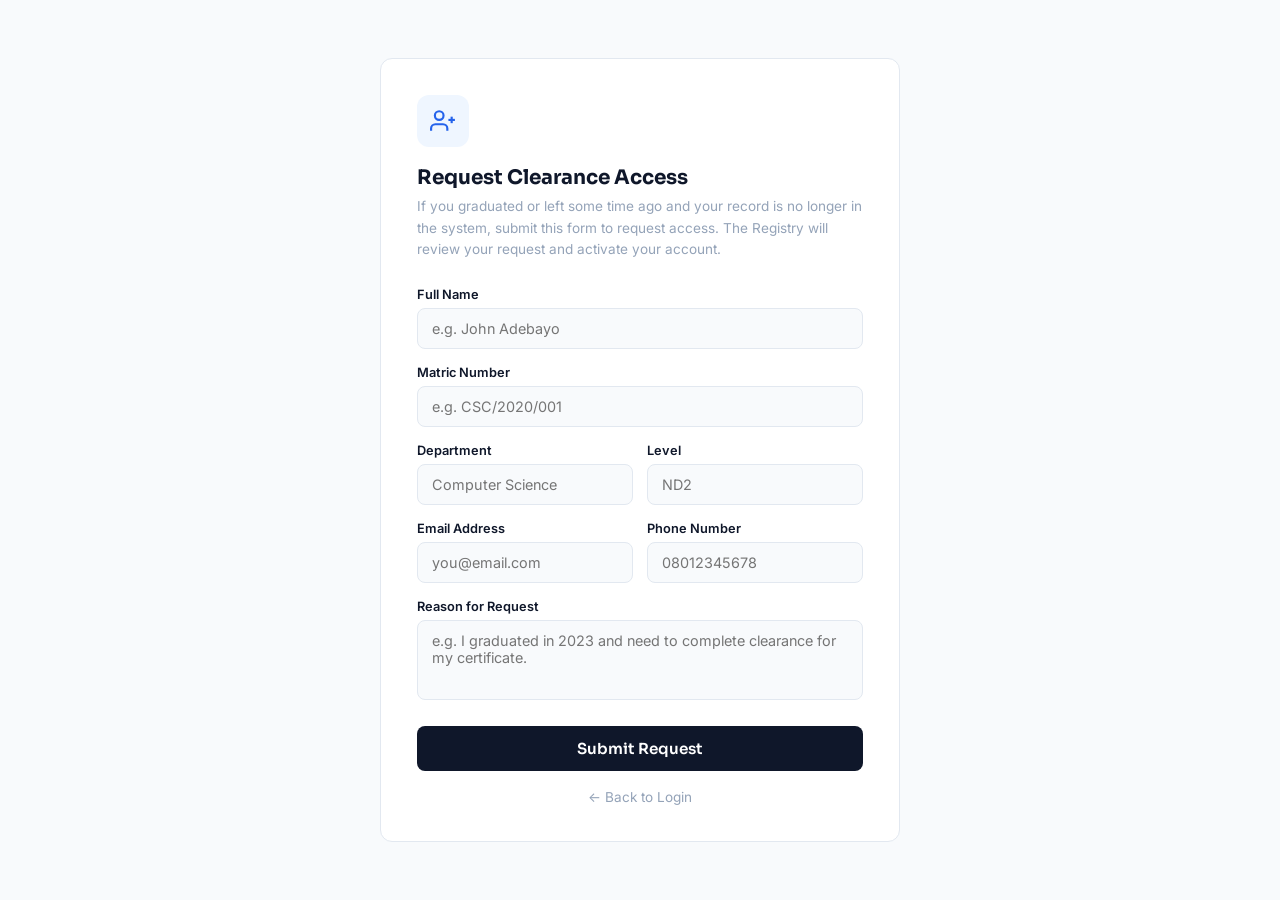
<file: request_access.html>
<!DOCTYPE html>
<html lang="en">
<head>
<meta charset="UTF-8"/><meta name="viewport" content="width=device-width, initial-scale=1.0"/>
<title>Request Clearance Access</title>
<link href="https://fonts.googleapis.com/css2?family=Sora:wght@400;600;700&family=Inter:wght@300;400;500;600&display=swap" rel="stylesheet"/>
<style>
*,*::before,*::after{box-sizing:border-box;margin:0;padding:0}
:root{--blue:#2563EB;--black:#0F172A;--gray-50:#F8FAFC;--gray-100:#F1F5F9;--gray-200:#E2E8F0;--gray-400:#94A3B8;--white:#FFFFFF;--green:#16A34A;--red:#DC2626;--radius:12px}
body{font-family:'Inter',sans-serif;background:var(--gray-50);min-height:100vh;display:flex;align-items:center;justify-content:center;padding:30px 20px;color:var(--black)}
.card{background:var(--white);border:1px solid var(--gray-200);border-radius:var(--radius);padding:36px;max-width:520px;width:100%}
.icon-wrap{width:52px;height:52px;border-radius:12px;background:#EFF6FF;display:flex;align-items:center;justify-content:center;margin-bottom:18px}
.icon-wrap svg{width:26px;height:26px;stroke:var(--blue)}
h1{font-family:'Sora',sans-serif;font-size:1.25rem;font-weight:700;margin-bottom:6px}
.sub{font-size:.85rem;color:var(--gray-400);margin-bottom:26px;line-height:1.6}
.field{margin-bottom:16px}
.field label{display:block;font-size:.8rem;font-weight:600;margin-bottom:6px}
.field input,.field select,.field textarea{width:100%;padding:11px 14px;border:1.5px solid var(--gray-200);border-radius:8px;font-family:'Inter',sans-serif;font-size:.9rem;outline:none;background:var(--gray-50)}
.field input:focus,.field select:focus,.field textarea:focus{border-color:var(--blue);background:var(--white)}
.field textarea{resize:none;height:80px}
.field-row{display:grid;grid-template-columns:1fr 1fr;gap:14px}
.err{font-size:.82rem;padding:10px 14px;background:#FEF2F2;border:1px solid #FECACA;color:var(--red);border-radius:8px;margin-bottom:14px;display:none}
.btn-submit{width:100%;padding:13px;background:var(--black);color:white;border:none;border-radius:8px;font-family:'Sora',sans-serif;font-size:.95rem;font-weight:600;cursor:pointer;transition:background .2s;margin-top:6px}
.btn-submit:hover{background:#1e293b}
.btn-submit.loading{opacity:.7;pointer-events:none}
.back-link{display:block;text-align:center;margin-top:18px;font-size:.85rem;color:var(--gray-400);text-decoration:none}
.back-link:hover{color:var(--black)}

/* Success state */
.success-box{display:none;text-align:center}
.success-icon{width:60px;height:60px;border-radius:50%;background:#F0FDF4;display:flex;align-items:center;justify-content:center;margin:0 auto 16px}
.success-icon svg{width:30px;height:30px;stroke:var(--green)}
.success-box h2{font-family:'Sora',sans-serif;font-size:1.15rem;font-weight:700;margin-bottom:8px}
.success-box p{font-size:.875rem;color:var(--gray-400);line-height:1.6}
</style>
</head>
<body>

<div class="card">

  <!-- Form state -->
  <div id="formState">
    <div class="icon-wrap">
      <svg viewBox="0 0 24 24" fill="none" stroke-width="2"><path d="M16 21v-2a4 4 0 00-4-4H5a4 4 0 00-4 4v2"/><circle cx="8.5" cy="7" r="4"/><line x1="20" y1="8" x2="20" y2="14"/><line x1="23" y1="11" x2="17" y2="11"/></svg>
    </div>
    <h1>Request Clearance Access</h1>
    <p class="sub">
      If you graduated or left some time ago and your record is no longer in the system,
      submit this form to request access. The Registry will review your request and
      activate your account.
    </p>

    <div class="err" id="errMsg"></div>

    <form id="requestForm">
      <div class="field">
        <label>Full Name</label>
        <input type="text" id="fullName" placeholder="e.g. John Adebayo" required/>
      </div>
      <div class="field">
        <label>Matric Number</label>
        <input type="text" id="matricNumber" placeholder="e.g. CSC/2020/001" required/>
      </div>
      <div class="field-row">
        <div class="field">
          <label>Department</label>
          <input type="text" id="department" placeholder="Computer Science" required/>
        </div>
        <div class="field">
          <label>Level</label>
          <input type="text" id="level" placeholder="ND2" required/>
        </div>
      </div>
      <div class="field-row">
        <div class="field">
          <label>Email Address</label>
          <input type="email" id="email" placeholder="you@email.com" required/>
        </div>
        <div class="field">
          <label>Phone Number</label>
          <input type="tel" id="phone" placeholder="08012345678"/>
        </div>
      </div>
      <div class="field">
        <label>Reason for Request</label>
        <textarea id="reason" placeholder="e.g. I graduated in 2023 and need to complete clearance for my certificate."></textarea>
      </div>
      <button class="btn-submit" id="submitBtn" type="submit">Submit Request</button>
    </form>

    <a class="back-link" href="index.html">← Back to Login</a>
  </div>

  <!-- Success state -->
  <div class="success-box" id="successState">
    <div class="success-icon">
      <svg viewBox="0 0 24 24" fill="none" stroke-width="2.5"><polyline points="20 6 9 17 4 12"/></svg>
    </div>
    <h2>Request Submitted!</h2>
    <p>Your request has been sent to the Registry for review. You will be able to log in
       once your account has been activated. Please check your email for updates.</p>
    <a class="back-link" href="index.html" style="margin-top:20px">← Back to Login</a>
  </div>

</div>

<script src="request_access.js"></script>
</body>
</html>
</file>
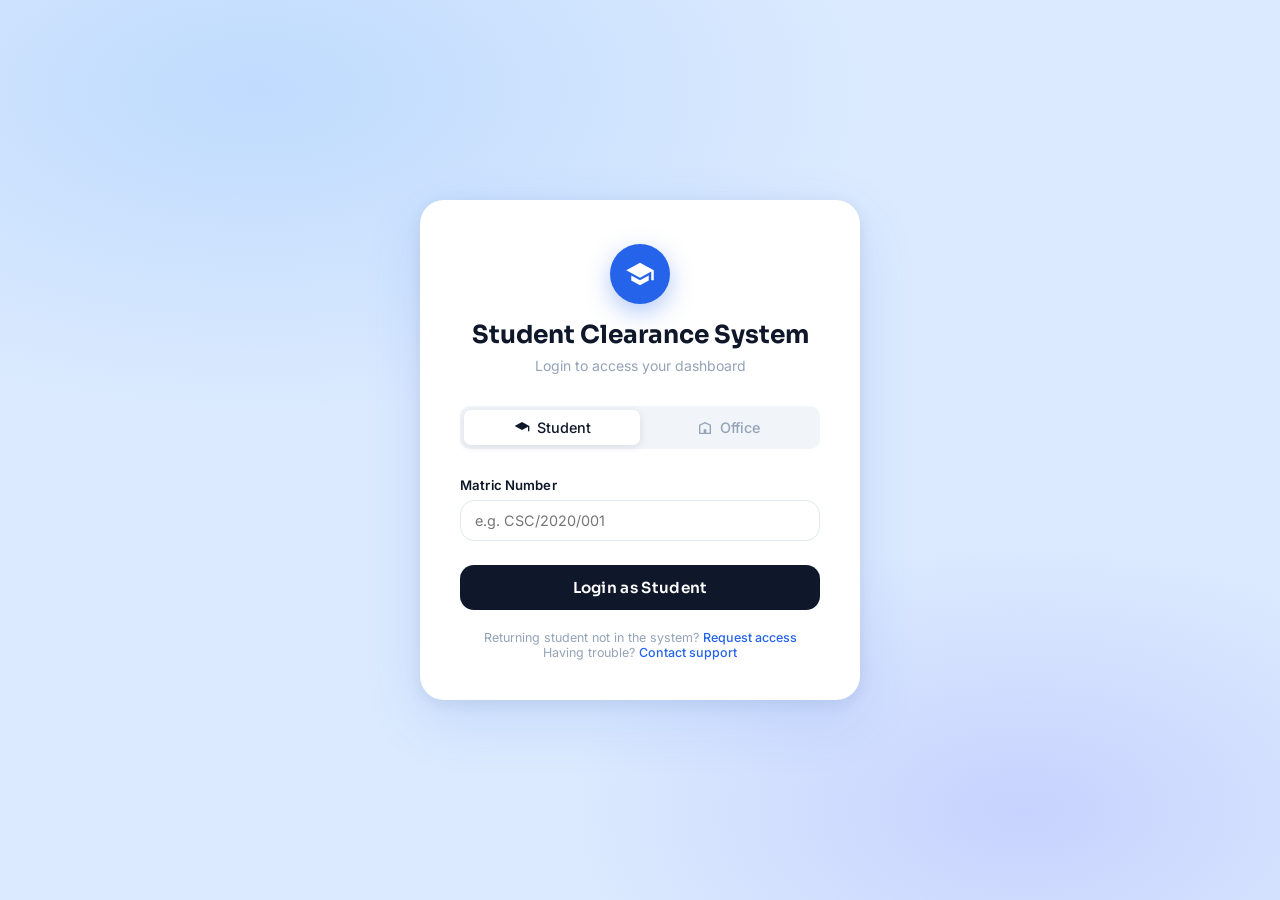
<file: track_clearance.html>
<!DOCTYPE html>
<html lang="en">
<head>
  <meta charset="UTF-8"/><meta name="viewport" content="width=device-width, initial-scale=1.0"/>
  <title>Track Clearance</title>
  <link href="https://fonts.googleapis.com/css2?family=Sora:wght@400;600;700&family=Inter:wght@300;400;500;600&display=swap" rel="stylesheet"/>
  <style>
    *,*::before,*::after{box-sizing:border-box;margin:0;padding:0}
    :root{--blue:#2563EB;--black:#0F172A;--gray-50:#F8FAFC;--gray-100:#F1F5F9;--gray-200:#E2E8F0;--gray-400:#94A3B8;--gray-600:#475569;--white:#FFFFFF;--green:#16A34A;--red:#DC2626;--radius:12px}
    body{font-family:'Inter',sans-serif;background:var(--gray-50);min-height:100vh;color:var(--black)}
    .topbar{background:var(--white);border-bottom:1px solid var(--gray-200);padding:40px 250px;height:56px;display:flex;align-items:center}
    .back-btn{display:flex;align-items:center;gap:8px;background:none;border:none;cursor:pointer;font-family:'Inter',sans-serif;font-size:.9rem;font-weight:500;color:var(--black)}
    .back-btn:hover{color:var(--blue)}.back-btn svg{width:18px;height:18px}
    .main{max-width:1100px;margin:0 auto;padding:36px 40px;display:flex;flex-direction:column;gap:24px}
    .card{background:var(--white);border:1px solid var(--gray-200);border-radius:var(--radius);padding:32px 40px}
    .header-top{display:flex;justify-content:space-between;align-items:flex-start;margin-bottom:20px}
    .header-top h2{font-family:'Sora',sans-serif;font-size:1.05rem;font-weight:700;margin-bottom:3px}
    .header-top .clearance-id{font-size:.8rem;color:var(--gray-400)}
    .pill{display:inline-flex;align-items:center;gap:5px;padding:4px 12px;border-radius:20px;font-size:.75rem;font-weight:600}
    .pill.in-progress{background:#EFF6FF;color:var(--blue);border:1px solid #BFDBFE}
    .pill.completed{background:#F0FDF4;color:var(--green);border:1px solid #BBF7D0}
    .pill.action-required{background:#FEF2F2;color:var(--red);border:1px solid #FECACA}
    .pill-dot{width:6px;height:6px;border-radius:50%;background:currentColor}
    .progress-label{display:flex;justify-content:space-between;font-size:.8rem;color:var(--gray-600);margin-bottom:6px}
    .progress-track{height:6px;background:var(--gray-100);border-radius:99px;overflow:hidden;margin-bottom:20px}
    .progress-fill{height:100%;background:var(--blue);border-radius:99px;transition:width .6s ease}
    .progress-fill.complete{background:var(--green)}
    .meta-row{display:grid;grid-template-columns:1fr 1fr;gap:4px}
    .meta-item label{display:block;font-size:.72rem;color:var(--gray-400);margin-bottom:3px}
    .meta-item .meta-val{font-size:.9rem;font-weight:600}
    .timeline-head{margin-bottom:20px}
    .timeline-head h2{font-family:'Sora',sans-serif;font-size:1.05rem;font-weight:700;margin-bottom:3px}
    .timeline-head p{font-size:.82rem;color:var(--gray-400)}
    .timeline{display:flex;flex-direction:column}
    .tl-item{display:flex;position:relative}
    .tl-item:not(:last-child) .tl-line{position:absolute;left:15px;top:32px;width:2px;bottom:0;background:var(--gray-200)}
    .tl-item.approved:not(:last-child) .tl-line{background:var(--green)}
    .tl-icon{width:40px;height:40px;border-radius:50%;display:flex;align-items:center;justify-content:center;flex-shrink:0;margin-top:2px;z-index:1;border:2px solid var(--gray-200);background:var(--white)}
    .tl-icon svg{width:14px;height:14px}
    .tl-item.approved .tl-icon{background:#F0FDF4;border-color:#86EFAC}
    .tl-item.approved .tl-icon svg{stroke:var(--green)}
    .tl-item.active .tl-icon{background:#EFF6FF;border-color:#93C5FD}
    .tl-item.active .tl-icon svg{stroke:var(--blue)}
    .tl-item.rejected .tl-icon{background:#FEF2F2;border-color:#FCA5A5}
    .tl-item.rejected .tl-icon svg{stroke:var(--red)}
    .tl-item.pending .tl-icon{background:var(--gray-100);border-color:var(--gray-200)}
    .tl-item.pending .tl-icon svg{stroke:var(--gray-400)}
    .tl-content{flex:1;padding-bottom:28px}
    .tl-item:last-child .tl-content{padding-bottom:0}
    .tl-top{display:flex;justify-content:space-between;align-items:center;margin-bottom:3px}
    .tl-name{font-size:18px;font-weight:600;padding-left: 23px;}
    .tl-badge{font-size:.72rem;font-weight:600;padding:3px 10px;border-radius:6px}
    .badge-pending{background:var(--gray-100);color:var(--gray-600)}
    .badge-approved{background:#F0FDF4;color:var(--green)}
    .badge-active{background:#EFF6FF;color:var(--blue)}
    .badge-rejected{background:#FEF2F2;color:var(--red)}
    .tl-sub{font-size:.8rem;color:var(--gray-400);padding-left: 23px;}
    .tl-comment{margin-top:6px;font-size:.8rem;color:var(--red);background:#FEF2F2;border-radius:6px;padding:6px 10px;border-left:3px solid var(--red);margin-left:23px}
    .tl-date{margin-top:4px;font-size:.75rem;color:var(--gray-400);padding-left: 23px;}
    .loading-msg{text-align:center;padding:60px 0;color:var(--gray-400);font-size:.9rem}
    .tl-resubmit-btn{margin-top:10px;margin-left:23px;display:inline-flex;align-items:center;gap:6px;padding:8px 16px;background:var(--red);color:white;border:none;border-radius:8px;font-size:.8rem;font-weight:600;cursor:pointer;font-family:'Inter',sans-serif;transition:background .15s}
    .tl-resubmit-btn:hover{background:#B91C1C}
    .tl-resubmit-btn svg{width:13px;height:13px}
  </style>
</head>
<body>
<div class="topbar">
  <button class="back-btn" onclick="window.location.href='dashboard.html'">
    <svg viewBox="0 0 24 24" fill="none" stroke="currentColor" stroke-width="2"><line x1="19" y1="12" x2="5" y2="12"/><polyline points="12 19 5 12 12 5"/></svg>
    Back to Dashboard
  </button>
</div>
<div class="main">
  <div class="card" id="summaryCard">
    <div class="loading-msg">Loading your clearance status…</div>
  </div>
  <div class="card" id="timelineCard">
    <div class="loading-msg">Loading timeline…</div>
  </div>
</div>
<script>
  const OFFICES = [
    { key: 'bursary',                                  name: 'Bursary' },
    { key: 'head_of_department',                           name: 'HOD' },
    { key: 'dean_of_school',                    name: 'Dean Of School' },
    { key: 'school_office',                      name: 'School Office' },
    { key: 'student_affairs',                  name: 'Student Affairs' },
    { key: 'center_of_enterprenur',      name: 'Center Of Enterprenur' },
    { key: 'admission_office',                name: 'Admission Office' },
    { key: 'library',                            name: 'Library' },
    { key: 'accademic_affairs',              name: 'Accademic Affairs' },
  ];

  // Fetch all clearance data from DB via PHP session
  fetch('get_clearance_status.php')
    .then(r => {
      if (r.status === 401) { window.location.href = 'index.html'; return null; }
      return r.json();
    })
    .then(data => {
      if (!data || !data.success) { window.location.href = 'dashboard.html'; return; }
      renderSummary(data);
      renderTimeline(data);
    })
    .catch(() => window.location.href = 'dashboard.html');

  function renderSummary(data) {
    const statuses      = data.statuses || {};
    const approvedCount = data.approved_count || 0;
    const total         = data.total_offices  || 9;
    const allDone       = data.overall_status === 'completed';
    const hasRejection  = Object.values(statuses).some(s => s.status === 'rejected');
    const pct           = Math.round((approvedCount / total) * 100);

    // Active office
    let activeOfficeName = '—';
    if (!allDone) {
      for (const o of OFFICES) {
        const s = (statuses[o.key] || {}).status;
        if (s === 'rejected') { activeOfficeName = 'Rejected at ' + o.name; break; }
        if (!s || s === 'pending') { activeOfficeName = 'At ' + o.name; break; }
      }
    } else {
      activeOfficeName = 'Fully Cleared';
    }

    // Pill
    let pillClass = 'in-progress', pillText = 'In Progress';
    if (allDone)          { pillClass = 'completed';       pillText = 'Completed'; }
    else if (hasRejection){ pillClass = 'action-required'; pillText = 'Action Required'; }

    // Submitted date
    const subDate = data.submitted_at
      ? new Date(data.submitted_at).toLocaleDateString('en-GB', { day:'numeric', month:'long', year:'numeric' })
      : '—';

    document.getElementById('summaryCard').innerHTML = `
      <div class="header-top">
        <div>
          <h2>Clearance Tracking</h2>
          <div class="clearance-id">Clearance ID: ${data.clearance_id || '—'}</div>
        </div>
        <div class="pill ${pillClass}"><span class="pill-dot"></span>${pillText}</div>
      </div>
      <div class="progress-label">
        <span>Overall Progress</span>
        <span>${approvedCount} of ${total} offices</span>
      </div>
      <div class="progress-track">
        <div class="progress-fill ${allDone ? 'complete' : ''}" style="width:${pct}%"></div>
      </div>
      <div class="meta-row">
        <div class="meta-item"><label>Submitted On</label><div class="meta-val">${subDate}</div></div>
        <div class="meta-item"><label>Current Status</label><div class="meta-val">${activeOfficeName}</div></div>
      </div>`;
  }

  // FEATURE 4: Resubmit clearance after rejection
  function resubmitClearance(officeKey, officeName) {
    if (!confirm(`Are you sure you want to resubmit your clearance to ${officeName}?\n\nMake sure you have resolved the issue before resubmitting.`)) return;

    fetch('resubmit_clearance.php', {
      method:  'POST',
      headers: { 'Content-Type': 'application/json' },
      body:    JSON.stringify({ office: officeKey })
    })
    .then(r => r.json())
    .then(data => {
      if (data.success) {
        alert('✅ ' + data.message);
        window.location.reload();
      } else {
        alert('❌ ' + data.message);
      }
    })
    .catch(() => alert('Server error. Please try again.'));
  }

  function renderTimeline(data) {
    const statuses = data.statuses || {};
    const allDone  = data.overall_status === 'completed';

    // Find the first non-approved index (active office)
    let activeIndex  = -1;
    let hasRejection = false;
    if (!allDone) {
      OFFICES.forEach((o, i) => {
        const s = (statuses[o.key] || {}).status;
        if (s === 'rejected') { hasRejection = true; if (activeIndex === -1) activeIndex = i; }
        else if (!s || s === 'pending') { if (activeIndex === -1) activeIndex = i; }
      });
    }

    let html = `
      <div class="timeline-head">
        <h2>Clearance Timeline</h2>
        <p>Track the progress of your clearance through each office</p>
      </div>
      <div class="timeline">`;

    OFFICES.forEach((office, i) => {
      const info   = statuses[office.key] || {};
      const status = info.status || 'pending';

      // If allDone, force every office to show as approved
      let itemClass = 'pending';
      if (allDone || status === 'approved')        itemClass = 'approved';
      else if (status === 'rejected')              itemClass = 'rejected';
      else if (i === activeIndex && !hasRejection) itemClass = 'active';

      // Icon
      let iconSVG = '';
      if (itemClass === 'approved') {
        iconSVG = '<svg viewBox="0 0 24 24" fill="none" stroke="currentColor" stroke-width="2.5"><polyline points="20 6 9 17 4 12"/></svg>';
      } else if (itemClass === 'rejected') {
        iconSVG = '<svg viewBox="0 0 24 24" fill="none" stroke="currentColor" stroke-width="2.5"><line x1="18" y1="6" x2="6" y2="18"/><line x1="6" y1="6" x2="18" y2="18"/></svg>';
      } else {
        iconSVG = '<svg viewBox="0 0 24 24" fill="none" stroke="currentColor" stroke-width="2"><circle cx="12" cy="12" r="10"/><polyline points="12 6 12 12 16 14"/></svg>';
      }

      // Badge
      let badgeClass = 'badge-pending', badgeText = 'pending';
      if (itemClass === 'approved')                      { badgeClass = 'badge-approved'; badgeText = 'approved'; }
      else if (itemClass === 'rejected')                 { badgeClass = 'badge-rejected'; badgeText = 'rejected'; }
      else if (i === activeIndex && !hasRejection)       { badgeClass = 'badge-active';   badgeText = 'reviewing'; }

      // Sub text
      let subText = 'Awaiting review';
      if (itemClass === 'approved')                      subText = 'Cleared';
      else if (itemClass === 'rejected')                 subText = 'Rejected — action required';
      else if (i === activeIndex && !hasRejection)       subText = 'Currently being reviewed';

      const commentHTML = (status === 'rejected' && info.comment)
        ? `<div class="tl-comment"><strong>Reason:</strong> ${info.comment}</div>` : '';
      const dateHTML = info.date
        ? `<div class="tl-date">${info.date}</div>` : '';

      // FEATURE 4: Resubmit button — only shown when this office rejected
      const resubmitHTML = (status === 'rejected')
        ? `<button class="tl-resubmit-btn" onclick="resubmitClearance('${office.key}', '${office.name}')">
             <svg viewBox="0 0 24 24" fill="none" stroke="white" stroke-width="2">
               <polyline points="1 4 1 10 7 10"/><path d="M3.51 15a9 9 0 1 0 .49-4.95"/>
             </svg>
             Resolve & Resubmit
           </button>` : '';

      html += `
        <div class="tl-item ${itemClass}">
          <div class="tl-line"></div>
          <div class="tl-icon">${iconSVG}</div>
          <div class="tl-content">
            <div class="tl-top">
              <span class="tl-name">${office.name}</span>
              <span class="tl-badge ${badgeClass}">${badgeText}</span>
            </div>
            <div class="tl-sub">${subText}</div>
            ${commentHTML}
            ${dateHTML}
            ${resubmitHTML}
          </div>
        </div>`;
    });

    html += '</div>';
    document.getElementById('timelineCard').innerHTML = html;
  }
</script>
</body>
</html>
</file>
<file: style.css>
*, *::before, *::after { box-sizing: border-box; margin: 0; padding: 0; }

    :root {
      --blue:       #2563EB;
      --blue-dark:  #1D4ED8;
      --blue-light: #EFF6FF;
      --black:      #0F172A;
      --gray-100:   #F1F5F9;
      --gray-200:   #E2E8F0;
      --gray-400:   #94A3B8;
      --gray-600:   #475569;
      --white:      #FFFFFF;
      --radius:     14px;
      --shadow:     0 20px 60px rgba(37,99,235,.12), 0 4px 16px rgba(15,23,42,.08);
    }

    body {
      font-family: 'Inter', sans-serif;
      min-height: 100vh;
      display: flex;
      align-items: center;
      justify-content: center;
      background: #dbeafe;
      background-image:
        radial-gradient(ellipse 80% 60% at 20% 10%, #bfdbfe 0%, transparent 60%),
        radial-gradient(ellipse 60% 50% at 80% 90%, #c7d2fe 0%, transparent 60%);
      padding: 24px;
    }

    .card {
      background: var(--white);
      border-radius: 24px;
      box-shadow: var(--shadow);
      width: 100%;
      max-width: 440px;
      padding: 44px 40px 40px;
      animation: slideUp .5s cubic-bezier(.22,.68,0,1.2) both;
    }
    @keyframes slideUp {
      from { opacity: 0; transform: translateY(32px) scale(.97); }
      to   { opacity: 1; transform: translateY(0)   scale(1);    }
    }

    .logo-wrap {
      display: flex; flex-direction: column; align-items: center; gap: 16px;
      margin-bottom: 32px;
    }
    .logo-icon {
      width: 60px; height: 60px; border-radius: 50%;
      background: var(--blue);
      display: flex; align-items: center; justify-content: center;
      box-shadow: 0 8px 24px rgba(37,99,235,.35);
    }
    .logo-icon svg { width: 30px; height: 30px; fill: white; }
    .logo-wrap h1 {
      font-family: 'Sora', sans-serif;
      font-size: 1.55rem; font-weight: 700;
      color: var(--black); text-align: center; line-height: 1.2;
    }
    .logo-wrap p { font-size: .875rem; color: var(--gray-400); margin-top: -8px; }

    .tab-toggle {
      display: flex;
      background: var(--gray-100);
      border-radius: 10px;
      padding: 4px;
      margin-bottom: 28px;
      position: relative;
    }
    .tab-toggle .slider {
      position: absolute; top: 4px; left: 4px;
      width: calc(50% - 4px); height: calc(100% - 8px);
      background: var(--white); border-radius: 7px;
      box-shadow: 0 2px 8px rgba(15,23,42,.10);
      transition: transform .3s cubic-bezier(.4,0,.2,1);
      pointer-events: none;
    }
    .tab-toggle.office .slider { transform: translateX(100%); }
    .tab-btn {
      flex: 1; display: flex; align-items: center; justify-content: center;
      gap: 7px; padding: 9px 0; border: none; background: none;
      font-family: 'Inter', sans-serif; font-size: .9rem; font-weight: 500;
      color: var(--gray-400); cursor: pointer;
      border-radius: 7px; transition: color .25s; position: relative; z-index: 1;
    }
    .tab-btn.active { color: var(--black); }
    .tab-btn svg { width: 16px; height: 16px; }

    .field { margin-bottom: 20px; }
    .field label {
      display: block; font-size: .825rem; font-weight: 600;
      color: var(--black); margin-bottom: 7px; letter-spacing: .01em;
    }
    .field select, .field input {
      width: 100%; padding: 11px 14px;
      border: 1.5px solid var(--gray-200);
      border-radius: var(--radius);
      font-family: 'Inter', sans-serif; font-size: .9rem;
      color: var(--black); background: var(--white);
      outline: none; transition: border-color .2s, box-shadow .2s;
      appearance: none; -webkit-appearance: none;
    }
    .field select { background-image: url("data:image/svg+xml,..."); background-repeat: no-repeat; background-position: right 14px center; background-size: 16px; padding-right: 40px; }
    .field select:focus, .field input:focus {
      border-color: var(--blue);
      box-shadow: 0 0 0 3px rgba(37,99,235,.12);
    }

    .pass-wrap { position: relative; }
    .pass-wrap input { padding-right: 44px; }
    .toggle-pass {
      position: absolute; right: 13px; top: 50%; transform: translateY(-50%);
      background: none; border: none; cursor: pointer; color: var(--gray-400);
      display: flex; align-items: center;
    }

    .error-msg {
      display: none; background: #FEF2F2; border: 1px solid #FECACA;
      color: #DC2626; font-size: .8rem; border-radius: 8px;
      padding: 9px 12px; margin-bottom: 16px;
    }
    .error-msg.visible { display: block; }

    .btn-submit {
      width: 100%; padding: 13px;
      background: var(--black); color: var(--white);
      border: none; border-radius: var(--radius);
      font-family: 'Sora', sans-serif; font-size: .95rem; font-weight: 600;
      cursor: pointer; letter-spacing: .02em;
      transition: background .2s, transform .15s, box-shadow .2s;
      margin-top: 4px;
    }
    .btn-submit:hover { background: #1e293b; box-shadow: 0 6px 20px rgba(15,23,42,.2); }
    .btn-submit:active { transform: scale(.98); }
    .btn-submit.loading { opacity: .7; pointer-events: none; }

    .card-footer { text-align: center; margin-top: 20px; font-size: .78rem; color: var(--gray-400); }
    .card-footer a { color: var(--blue); text-decoration: none; font-weight: 500; }
</file>
